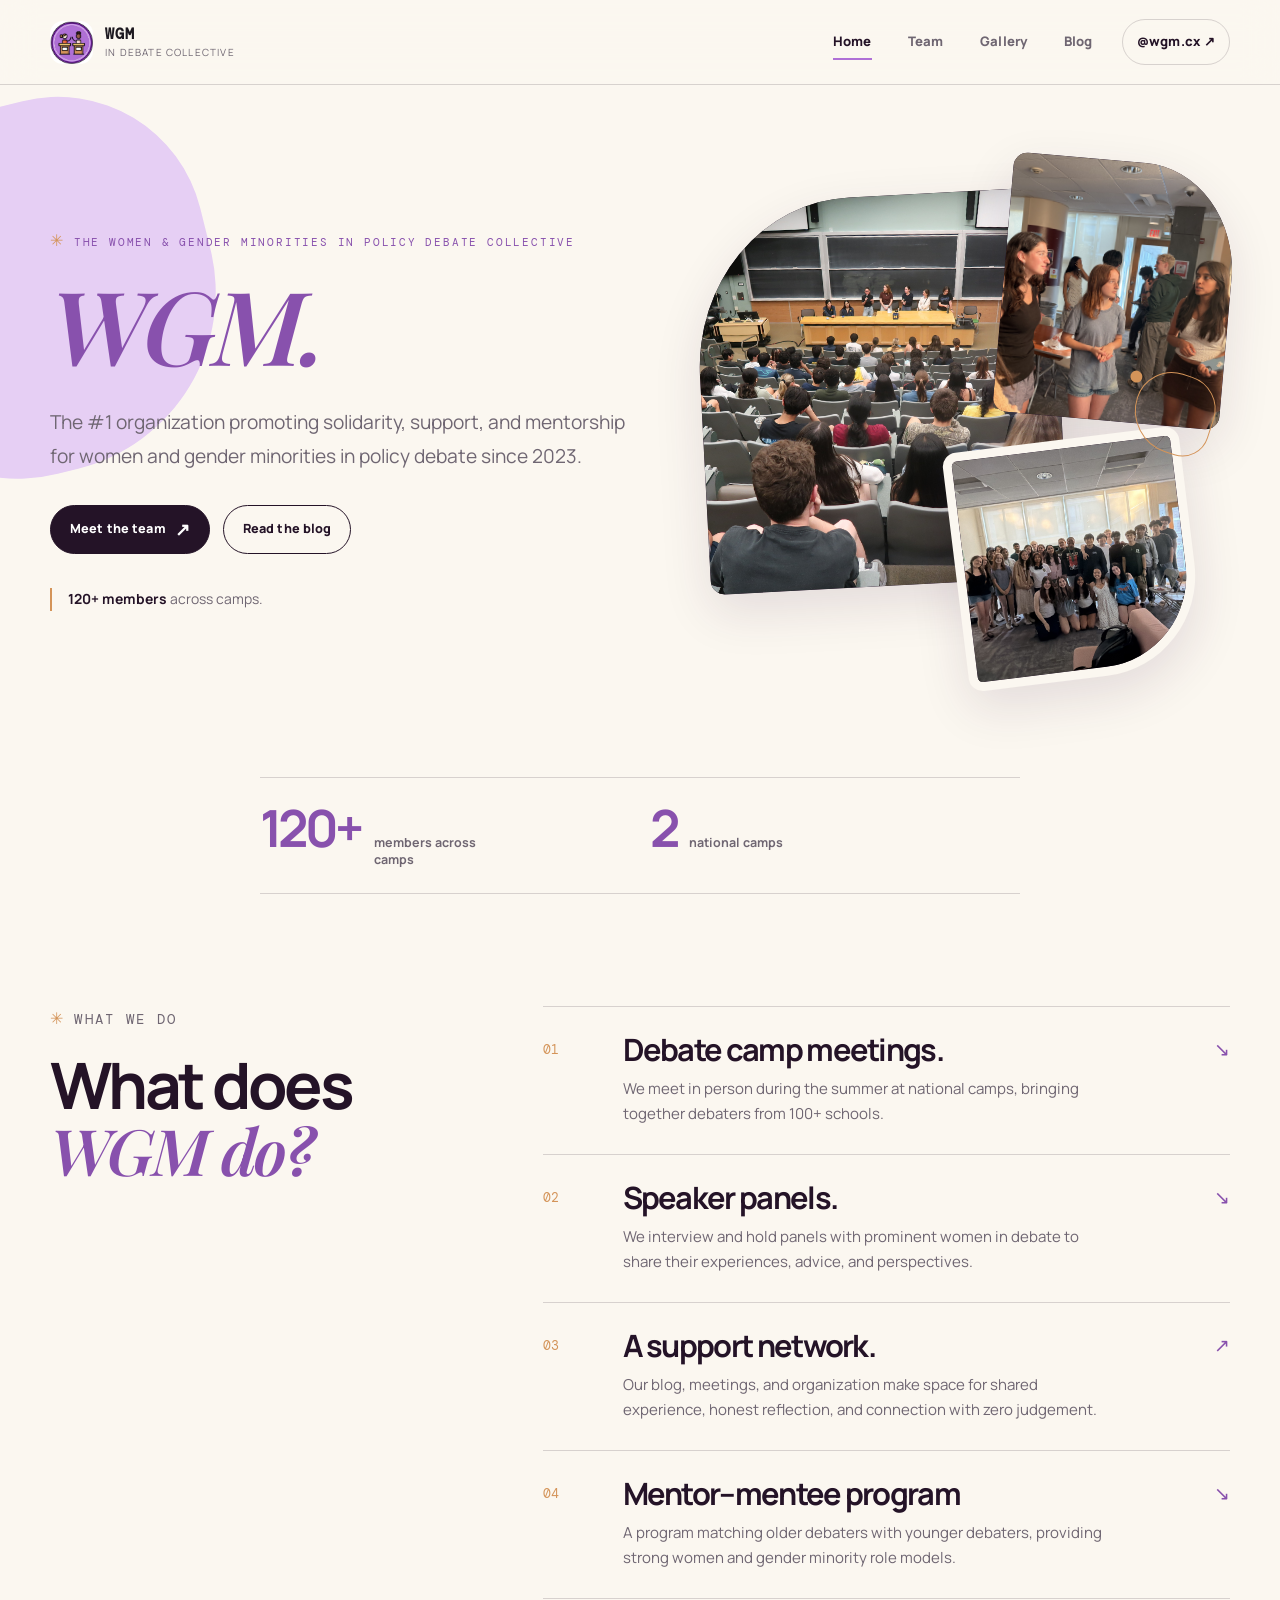
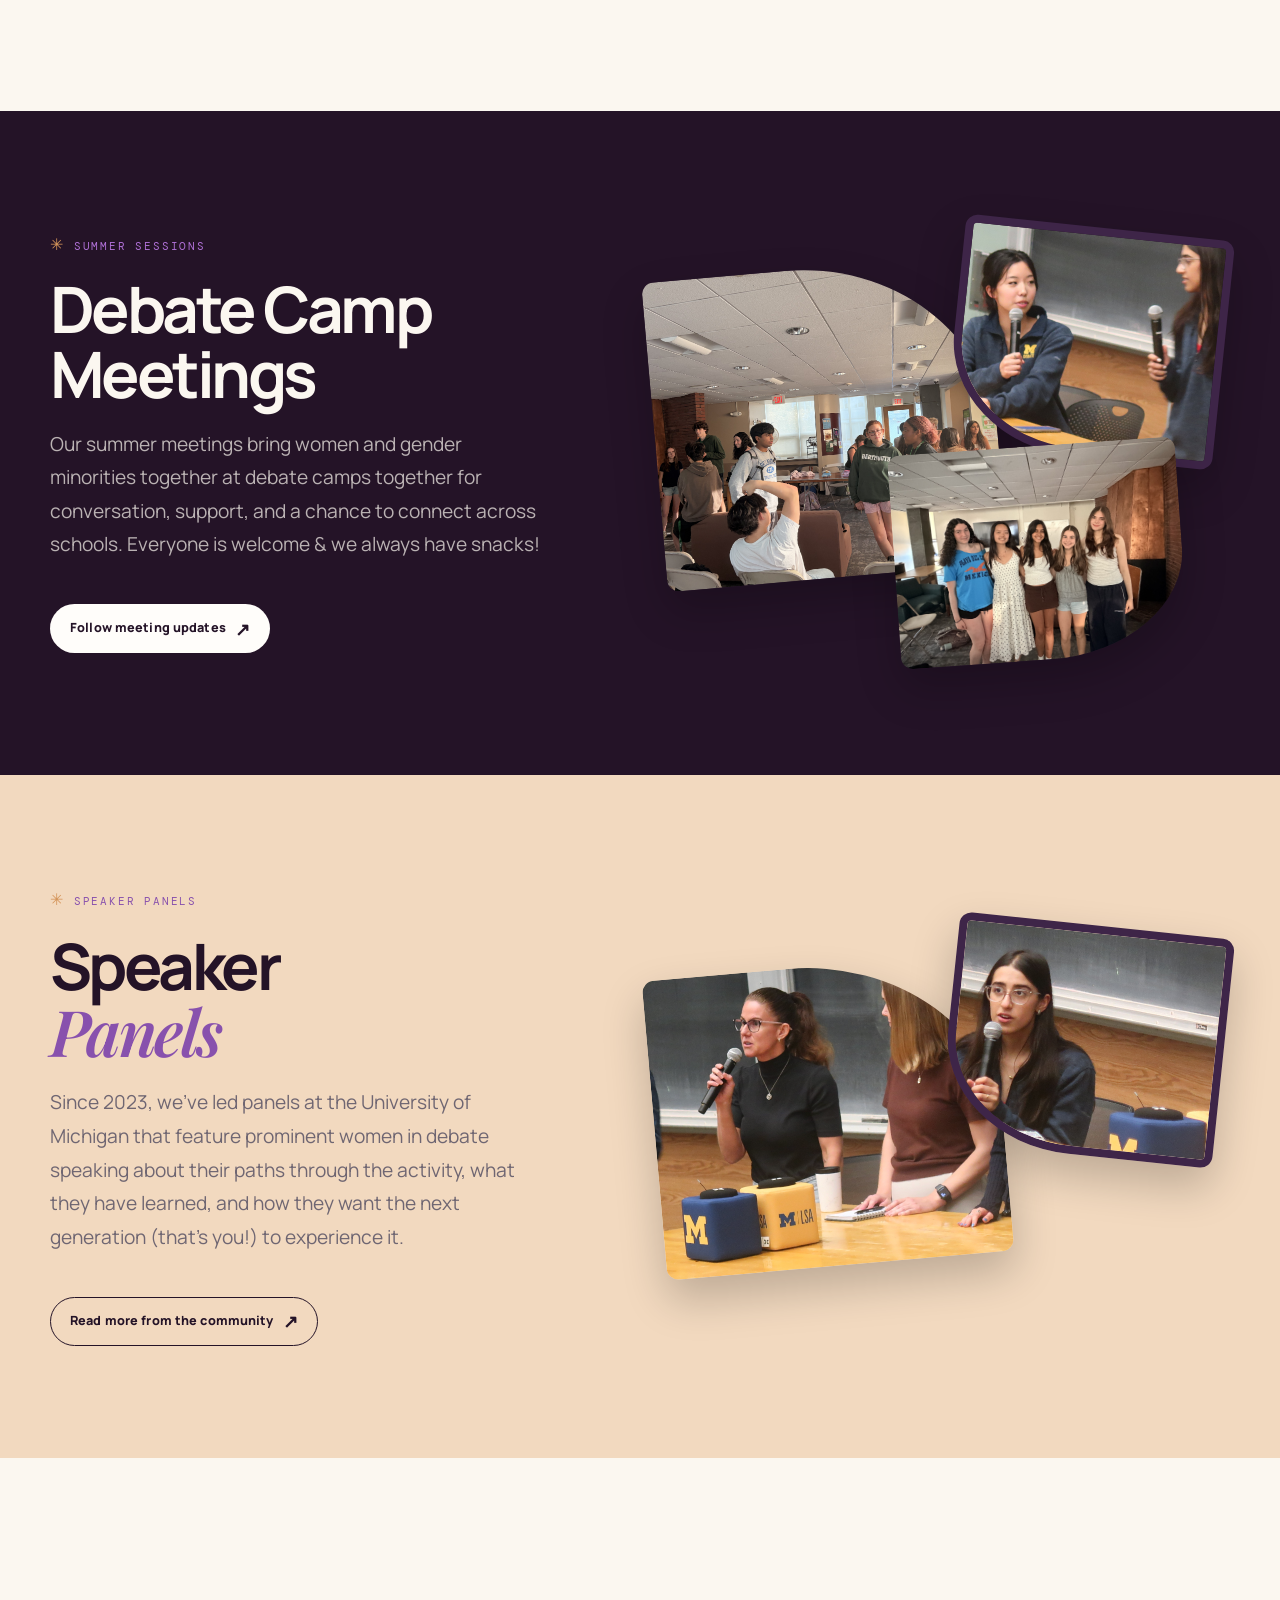
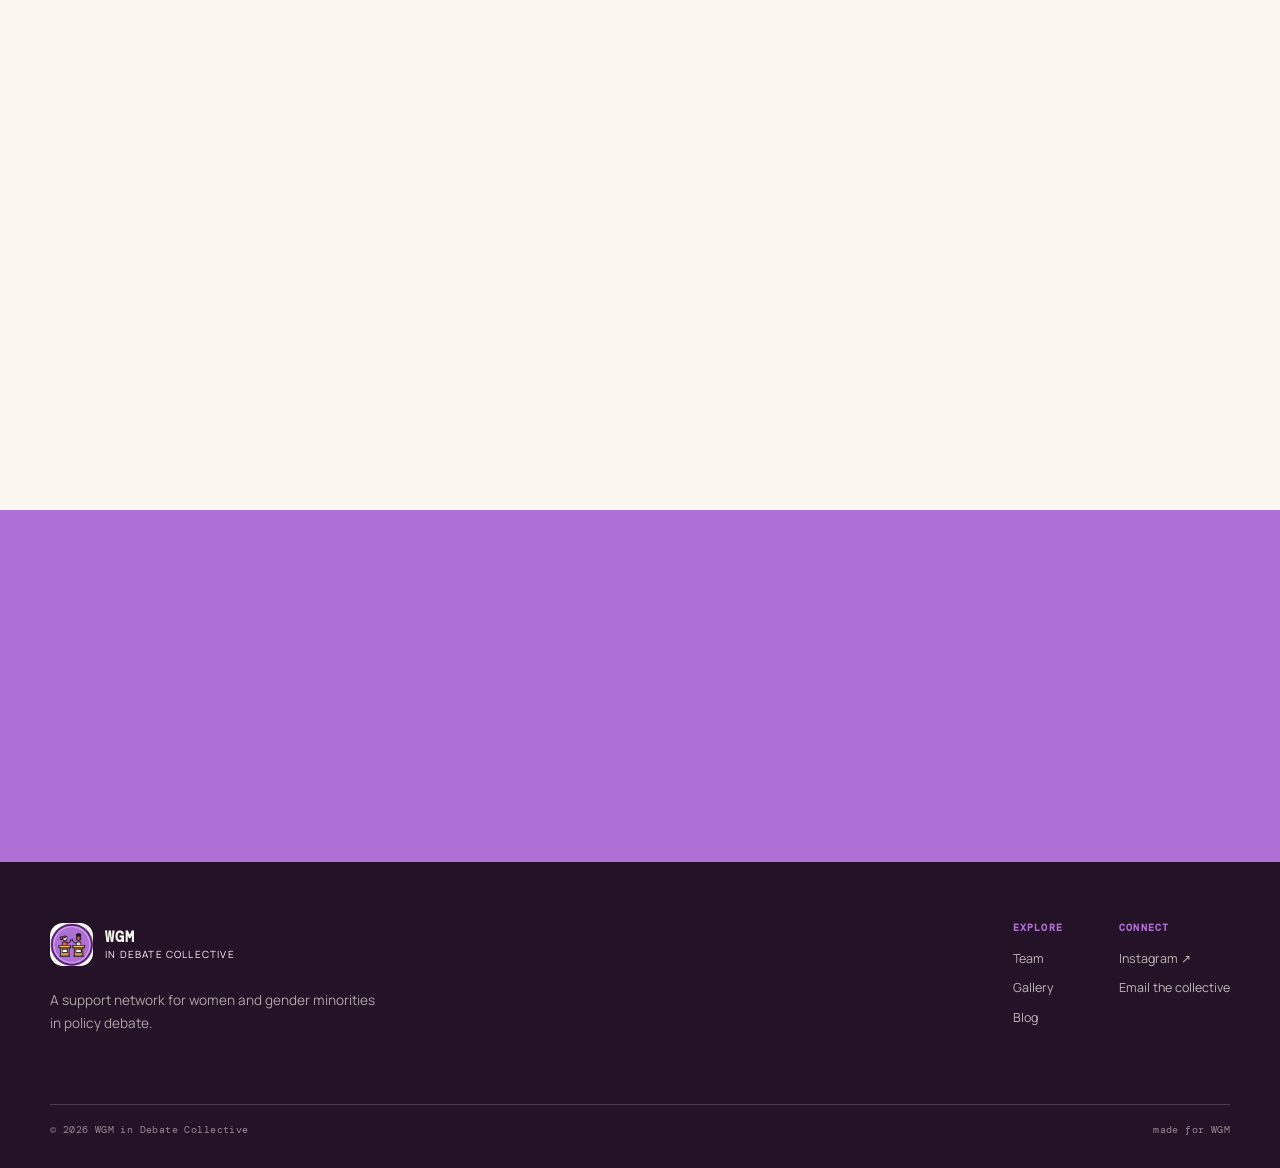
<file: docs/index.html>
<!doctype html>
<html lang="en">
<head>
  <meta charset="utf-8">
  <meta name="viewport" content="width=device-width, initial-scale=1">
  <title>WGM in Debate Collective</title>
  <meta name="description" content="The Women and Gender Minorities in Debate Collective is a support network for women and gender minorities in policy debate.">
  <link rel="stylesheet" href="styles.css">
  <script src="script.js" defer></script>
</head>
<body data-page="home">
  <header class="site-header">
    <div class="nav-shell">
      <a class="brand" href="index.html" aria-label="WGM in Debate Collective home">
        <span class="brand-mark"><img src="public/images/logo.png" alt="WGM Collective logo"></span>
        <span class="brand-copy"><strong>WGM</strong><small>in debate collective</small></span>
      </a>
      <button class="menu-toggle" aria-expanded="false" aria-controls="site-nav">Menu</button>
      <nav class="site-nav" id="site-nav" aria-label="Primary navigation">
        <a class="active" href="index.html">Home</a>
        <a href="team.html">Team</a>
        <a href="gallery.html">Gallery</a>
        <a href="blog.html">Blog</a>
        <a class="nav-ig" href="https://www.instagram.com/wgm.cx/" target="_blank" rel="noreferrer">@wgm.cx ↗</a>
      </nav>
    </div>
  </header>

  <main>
    <section class="hero home-hero section-wrap">
      <div class="hero-copy reveal">
        <p class="eyebrow">The Women & Gender Minorities in Policy Debate Collective</p>
        <h1><em>WGM.</em></h1>
        <p class="lead">The #1 organization promoting solidarity, support, and mentorship for women and gender minorities in policy debate since 2023.</p>
        <div class="actions">
          <a class="button" href="team.html">Meet the team <span class="arrow">↗</span></a>
          <a class="button secondary" href="blog.html">Read the blog</a>
        </div>
        <p class="hero-note"><strong>120+ members</strong> across camps.</p>
      </div>
      <div class="hero-stack reveal" aria-label="Archive photos from the collective">
        <div class="hero-photo primary"><img src="public/images/IMG_0139.JPG" alt="Large group gathered in a debate lecture hall"></div>
        <div class="hero-photo secondary"><img src="public/images/IMG_6747.jpg" alt="Debaters talking together between sessions"></div>
        <div class="hero-photo tertiary"><img src="public/images/IMG_6759.jpg" alt="Large group gathered at camp"></div>
        <div class="hero-doodle" aria-hidden="true"></div>
      </div>
    </section>

    <section class="section-wrap stat-strip reveal" aria-label="Collective highlights">
      <div class="stat"><strong>120+</strong><span>members across camps</span></div>
      <div class="stat"><strong>2</strong><span>national camps</span></div>
    </section>

    <section class="section section-wrap intro-grid">
      <div class="section-title reveal">
        <p class="eyebrow">What we do</p>
        <h2>What does<em><br>WGM do?</em></h2>

       
      </div>
      <div class="feature-list">
        <a class="feature reveal" href="#meetings">
          <span class="feature-index">01</span>
          <span><h3>Debate camp meetings.</h3><p>We meet in person during the summer at national camps, bringing together debaters from 100+ schools.</p></span>
          <span class="feature-link">↘</span>
        </a>
        <a class="feature reveal" href="#panels">
          <span class="feature-index">02</span>
          <span><h3>Speaker panels.</h3><p>We interview and hold panels with prominent women in debate to share their experiences, advice, and perspectives.</p></span>
          <span class="feature-link">↘</span>
        </a>
        <a class="feature reveal" href="blog.html">
          <span class="feature-index">03</span>
          <span><h3>A support network.</h3><p>Our blog, meetings, and organization make space for shared experience, honest reflection, and connection with zero judgement.</p></span>
          <span class="feature-link">↗</span>
        </a>
        <a class="feature reveal" href="#mentorship">
          <span class="feature-index">04</span>
          <span><h3>Mentor–mentee program</h3><p>A program matching older debaters with younger debaters, providing strong women and gender minority role models.</p></span>
          <span class="feature-link">↘</span>
        </a>
      </div>
    </section>

    <section class="section camp-band" id="meetings">
      <div class="section-wrap camp-grid">
        <div class="camp-copy reveal">
          <p class="eyebrow">Summer Sessions</p>
          <h2>Debate Camp Meetings</em></h2>
          <p class="lead">Our summer meetings bring women and gender minorities together at debate camps together for conversation, support, and a chance to connect across schools. Everyone is welcome & we always have snacks!</p>
          <a class="button light" href="https://www.instagram.com/wgm.cx/" target="_blank" rel="noreferrer">Follow meeting updates <span class="arrow">↗</span></a>
        </div>
        <div class="camp-collage reveal">
          <div class="collage-img one"><img src="public/images/IMG_6750.jpg" alt="Debaters gathered together in a camp common area"></div>
          <div class="collage-img two"><img src="public/images/IMG_0652.JPG" alt="A speaker panel conversation at camp"></div>
          <div class="collage-img three"><img src="public/images/IMG_6762.jpg" alt="Friends together at camp"></div>
        </div>
      </div>
    </section>

    <section class="section panel-section" id="panels">
      <div class="section-wrap camp-grid">
        <div class="camp-copy reveal">
          <p class="eyebrow">Speaker panels</p>
          <h2>Speaker <em><br>Panels</em></h2>
          <p class="lead">Since 2023, we've led panels at the University of Michigan that feature prominent women in debate speaking about their paths through the activity, what they have learned, and how they want the next generation (that's you!) to experience it.</p>
          <a class="button secondary" href="blog.html">Read more from the community <span class="arrow">↗</span></a>
        </div>
        <div class="camp-collage panel-collage reveal">
          <div class="collage-img one"><img src="public/images/IMG_0132.JPG" alt="Speakers on a debate panel"></div>
          <div class="collage-img two"><img src="public/images/IMG_0138.JPG" alt="A speaker addressing the room"></div>
        </div>
      </div>
    </section>

   <section class="section section-wrap" id="mentorship">
      <div class="program-grid">
        <article class="program-card reveal">
          <p class="card-kicker">Blogs</p>
          <h3>Your Voice Matters</h3>
          <p>Our blog creates a place to talk about your experiences and advice navigating sexism in the debate space.</p>
          <ul><li>Tell your story</li><li>Read advice columns</li><li>Submit your blog post here!</li></ul>
          <br>
          <a class="button secondary" href="blog.html">Read the blog <span class="arrow">↗</span></a>
        </article>
        <article class="program-card accent reveal">
          <p class="card-kicker">Get Involved</p>
          <h3>Join WGM</h3>
          <p>Join our Discord server or DM us on Insta to get perspective, encouragement, and practical support on navigating sexism in debate.</p>
          <ul><li>Become a mentor or mentee</li><li>Share your ideas to grow WGM</li><li>Meet other women/gender minorities in debate!</li></ul>
          <br>
          <a class="button" href="link" target="_blank" rel="noreferrer">Join our Discord server<span class="arrow">↗</span></a>
        </article>
      </div>
    </section>

    <section class="section cta-band">
      <div class="section-wrap cta-band-inner reveal">
        <div><h2>@wgm.cx</h2><p>Follow us on Instagram for meeting updates, speaker panels, blog posts, and the mentor–mentee program when it launches.</p></div>
        <a class="button light" href="https://www.instagram.com/wgm.cx/" target="_blank" rel="noreferrer">Open Instagram <span class="arrow">↗</span></a>
      </div>
    </section>
  </main>

  <footer class="site-footer">
    <div class="section-wrap footer-top">
      <div class="footer-brand">
        <a class="brand" href="index.html"><span class="brand-mark"><img src="public/images/logo.png" alt="WGM Collective logo"></span><span class="brand-copy"><strong>WGM</strong><small>in debate collective</small></span></a>
        <p>A support network for women and gender minorities in policy debate.</p>
      </div>
      <div class="footer-links"><div><h3>Explore</h3><a href="team.html">Team</a><a href="gallery.html">Gallery</a><a href="blog.html">Blog</a></div><div><h3>Connect</h3><a href="https://www.instagram.com/wgm.cx/" target="_blank" rel="noreferrer">Instagram ↗</a><a href="mailto:hello@wgm.cx">Email the collective</a></div></div>
    </div>
    <div class="section-wrap footer-bottom"><span>© <span data-year></span> WGM in Debate Collective</span><span>made for WGM</span></div>
  </footer>
</body>
</html>
</file>
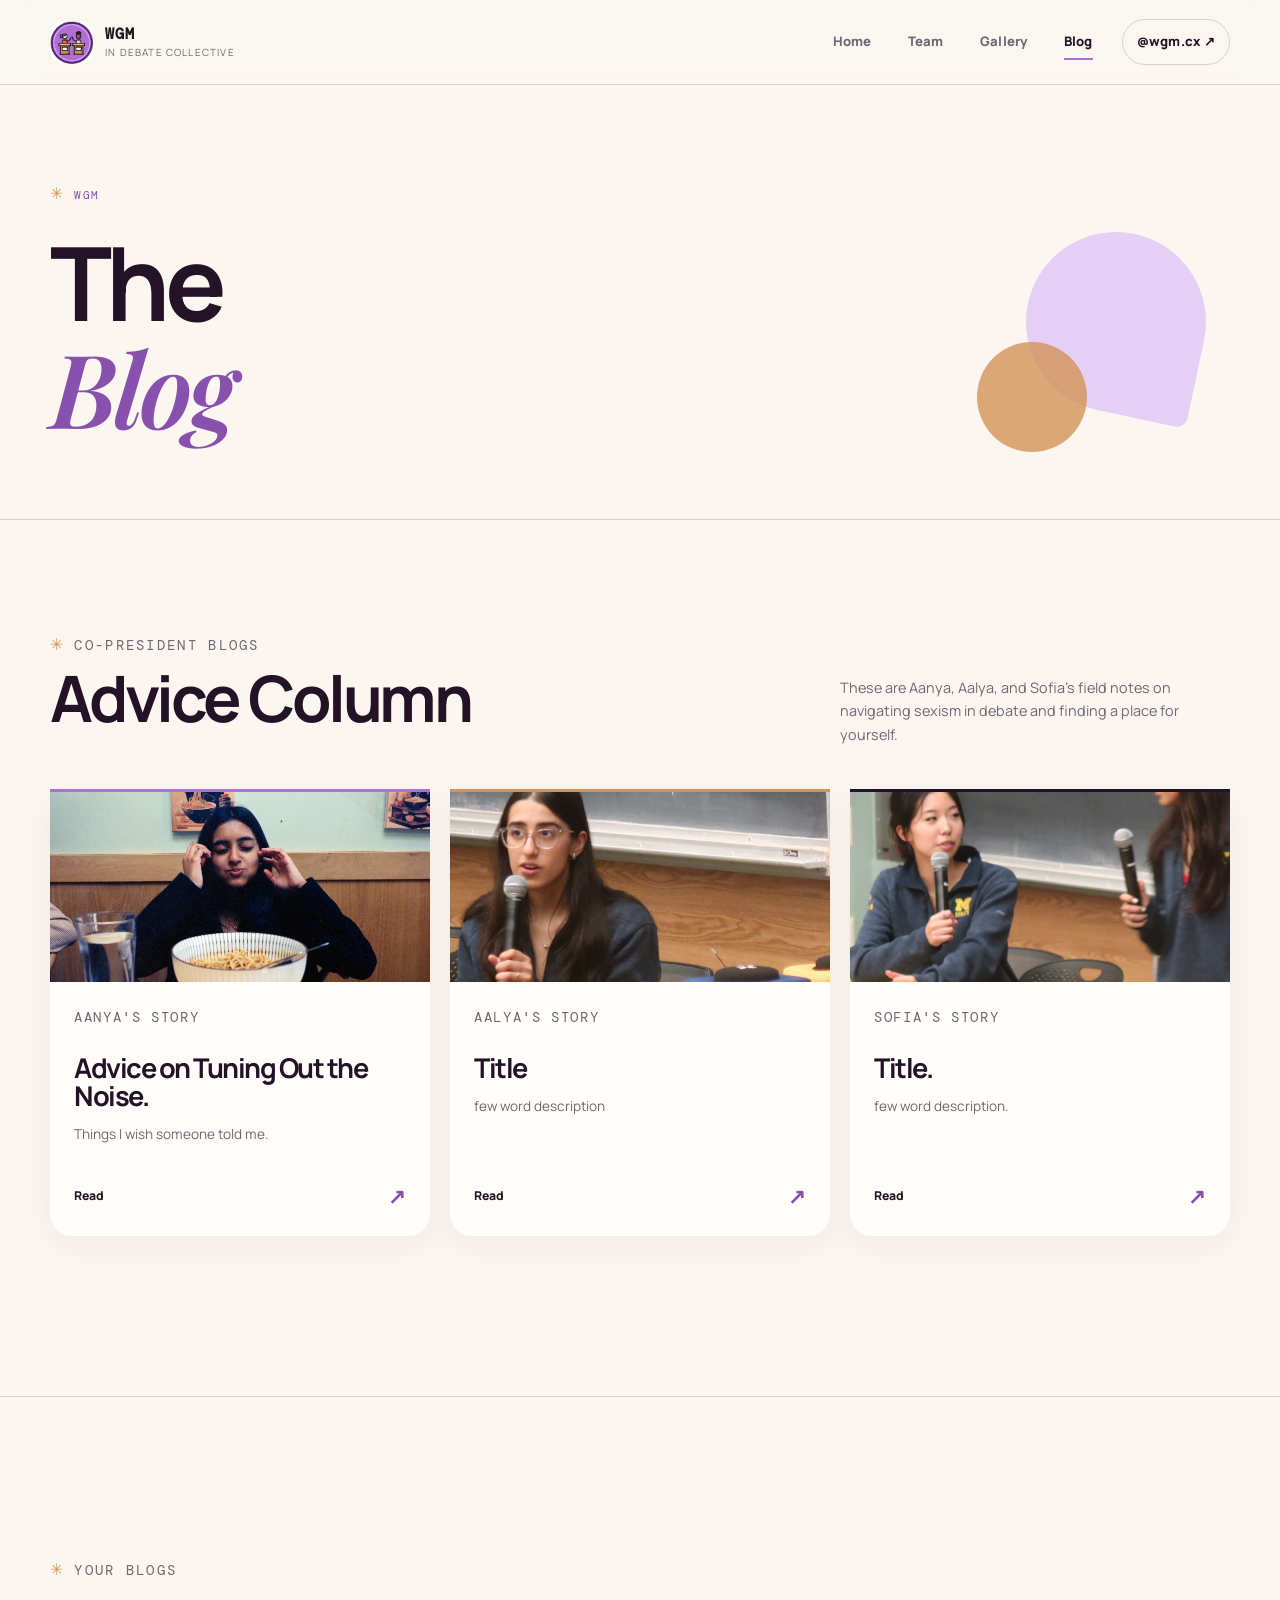
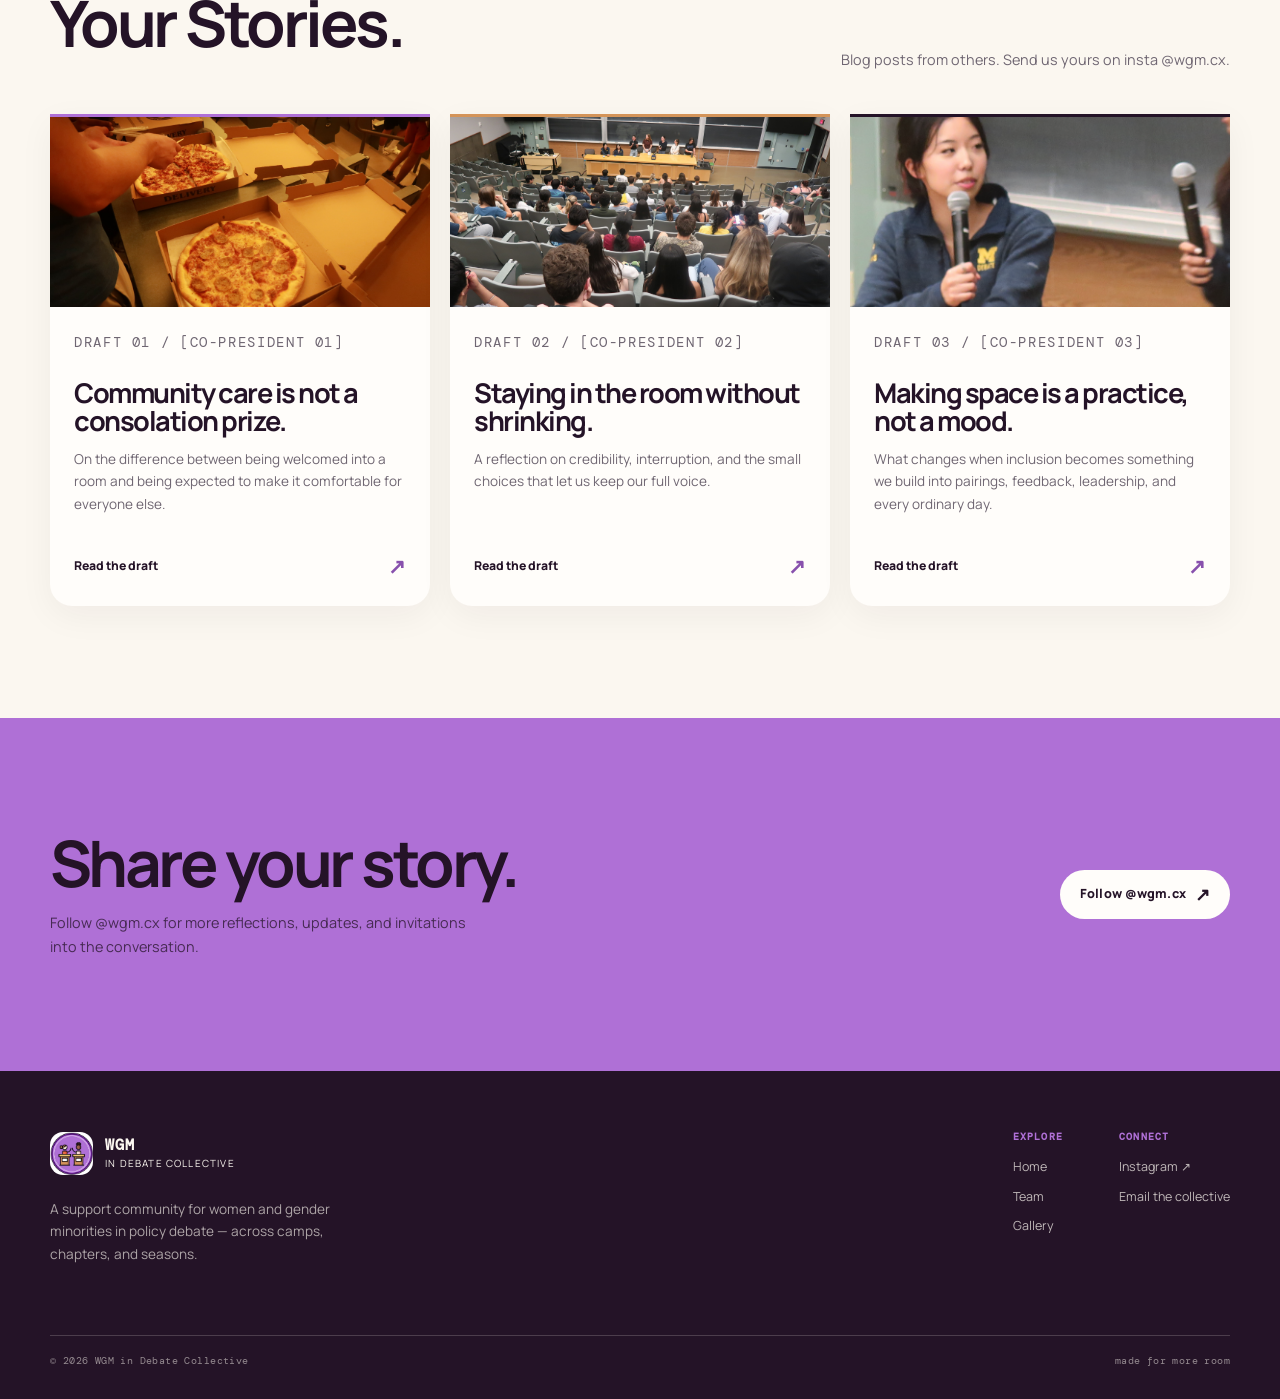
<file: docs/blog.html>
<!doctype html>
<html lang="en">
<head>
  <meta charset="utf-8"><meta name="viewport" content="width=device-width, initial-scale=1">
  <title>Blog - WGM in Debate Collective</title>
  <meta name="description" content="Stories, reflections, and shared experience from women and gender minorities in policy debate.">
  <link rel="stylesheet" href="styles.css"><script src="script.js" defer></script>
</head>
<body data-page="blog">
  <header class="site-header"><div class="nav-shell"><a class="brand" href="index.html" aria-label="WGM in Debate Collective home"><span class="brand-mark"><img src="public/images/logo.png" alt="WGM Collective logo"></span><span class="brand-copy"><strong>WGM</strong><small>in debate collective</small></span></a><button class="menu-toggle" aria-expanded="false" aria-controls="site-nav">Menu</button><nav class="site-nav" id="site-nav" aria-label="Primary navigation"><a href="index.html">Home</a><a href="team.html">Team</a><a href="gallery.html">Gallery</a><a class="active" href="blog.html">Blog</a><a class="nav-ig" href="https://www.instagram.com/wgm.cx/" target="_blank" rel="noreferrer">@wgm.cx ↗</a></nav></div></header>

  <main>
    <section class="page-hero"><div class="section-wrap page-hero-inner"><div class="reveal"><p class="eyebrow">WGM</p><h1>The<em><br>Blog</em></h1></div><div class="page-hero-art" aria-hidden="true"></div></div></section>
    <section class="section section-wrap">
      <div class="gallery-intro reveal"><div><p class="eyebrow">Co-President Blogs</p><h2>Advice Column<em></em></h2></div><p>These are Aanya, Aalya, and Sofia's field notes on navigating sexism in debate and finding a place for yourself.</p></div>
      <div class="blog-grid">
        <a class="blog-card reveal" href="post-arag.html"><div class="blog-card-image"><img src="public/images/aragdebateslol.png" alt="Friends connecting at debate camp"></div><div class="blog-card-body"><p class="blog-tag">Aanya's Story</p><h3>Advice on Tuning Out the Noise.</h3><p>Things I wish someone told me.</p><span class="blog-card-link"><span>Read</span><span>↗</span></span></div></a>
        <a class="blog-card reveal" href="post-staying-in-the-room.html"><div class="blog-card-image"><img src="public/images/IMG_0138.JPG" alt="A community gathering during camp"></div><div class="blog-card-body"><p class="blog-tag">Aalya's Story</p><h3>Title</h3><p>few word description</p><span class="blog-card-link"><span>Read</span><span>↗</span></span></div></a>
        <a class="blog-card reveal" href="post-making-space.html"><div class="blog-card-image"><img src="public/images/IMG_0652.JPG" alt="A candid moment from the collective archive"></div><div class="blog-card-body"><p class="blog-tag">Sofia's Story</p><h3>Title.</h3><p>few word description.</p><span class="blog-card-link"><span>Read</span><span>↗</span></span></div></a>
      </div>
    </section>
   <hr style="border: 0; border-top: 1px solid #d1d1d1; margin: 48px auto; width: 100%;">
     <section class="section section-wrap">
      <div class="gallery-intro reveal"><div><p class="eyebrow">Your Blogs</p><h2>Your Stories.<em></em></h2></div><p>Blog posts from others. Send us yours on insta @wgm.cx.</p></div>
      <div class="blog-grid">
        <a class="blog-card reveal" href="post-community-care.html"><div class="blog-card-image"><img src="public/images/IMG_0128.JPG" alt="Friends connecting at debate camp"></div><div class="blog-card-body"><p class="blog-tag">Draft 01 / [Co-president 01]</p><h3>Community care is not a consolation prize.</h3><p>On the difference between being welcomed into a room and being expected to make it comfortable for everyone else.</p><span class="blog-card-link"><span>Read the draft</span><span>↗</span></span></div></a>
        <a class="blog-card reveal" href="post-staying-in-the-room.html"><div class="blog-card-image"><img src="public/images/IMG_0139.JPG" alt="A community gathering during camp"></div><div class="blog-card-body"><p class="blog-tag">Draft 02 / [Co-president 02]</p><h3>Staying in the room without shrinking.</h3><p>A reflection on credibility, interruption, and the small choices that let us keep our full voice.</p><span class="blog-card-link"><span>Read the draft</span><span>↗</span></span></div></a>
        <a class="blog-card reveal" href="post-making-space.html"><div class="blog-card-image"><img src="public/images/sofiacover.png" alt="A candid moment from the collective archive"></div><div class="blog-card-body"><p class="blog-tag">Draft 03 / [Co-president 03]</p><h3>Making space is a practice, not a mood.</h3><p>What changes when inclusion becomes something we build into pairings, feedback, leadership, and every ordinary day.</p><span class="blog-card-link"><span>Read the draft</span><span>↗</span></span></div></a>
      </div>
    </section>
    <section class="section cta-band"><div class="section-wrap cta-band-inner reveal"><div><h2>Share your story.</h2><p>Follow @wgm.cx for more reflections, updates, and invitations into the conversation.</p></div><a class="button light" href="https://www.instagram.com/wgm.cx/" target="_blank" rel="noreferrer">Follow @wgm.cx <span class="arrow">↗</span></a></div></section>
  </main>

  <footer class="site-footer"><div class="section-wrap footer-top"><div class="footer-brand"><a class="brand" href="index.html"><span class="brand-mark"><img src="public/images/logo.png" alt="WGM Collective logo"></span><span class="brand-copy"><strong>WGM</strong><small>in debate collective</small></span></a><p>A support community for women and gender minorities in policy debate — across camps, chapters, and seasons.</p></div><div class="footer-links"><div><h3>Explore</h3><a href="index.html">Home</a><a href="team.html">Team</a><a href="gallery.html">Gallery</a></div><div><h3>Connect</h3><a href="https://www.instagram.com/wgm.cx/" target="_blank" rel="noreferrer">Instagram ↗</a><a href="mailto:hello@wgm.cx">Email the collective</a></div></div></div><div class="section-wrap footer-bottom"><span>© <span data-year></span> WGM in Debate Collective</span><span>made for more room</span></div></footer>
</body>
</html>
</file>
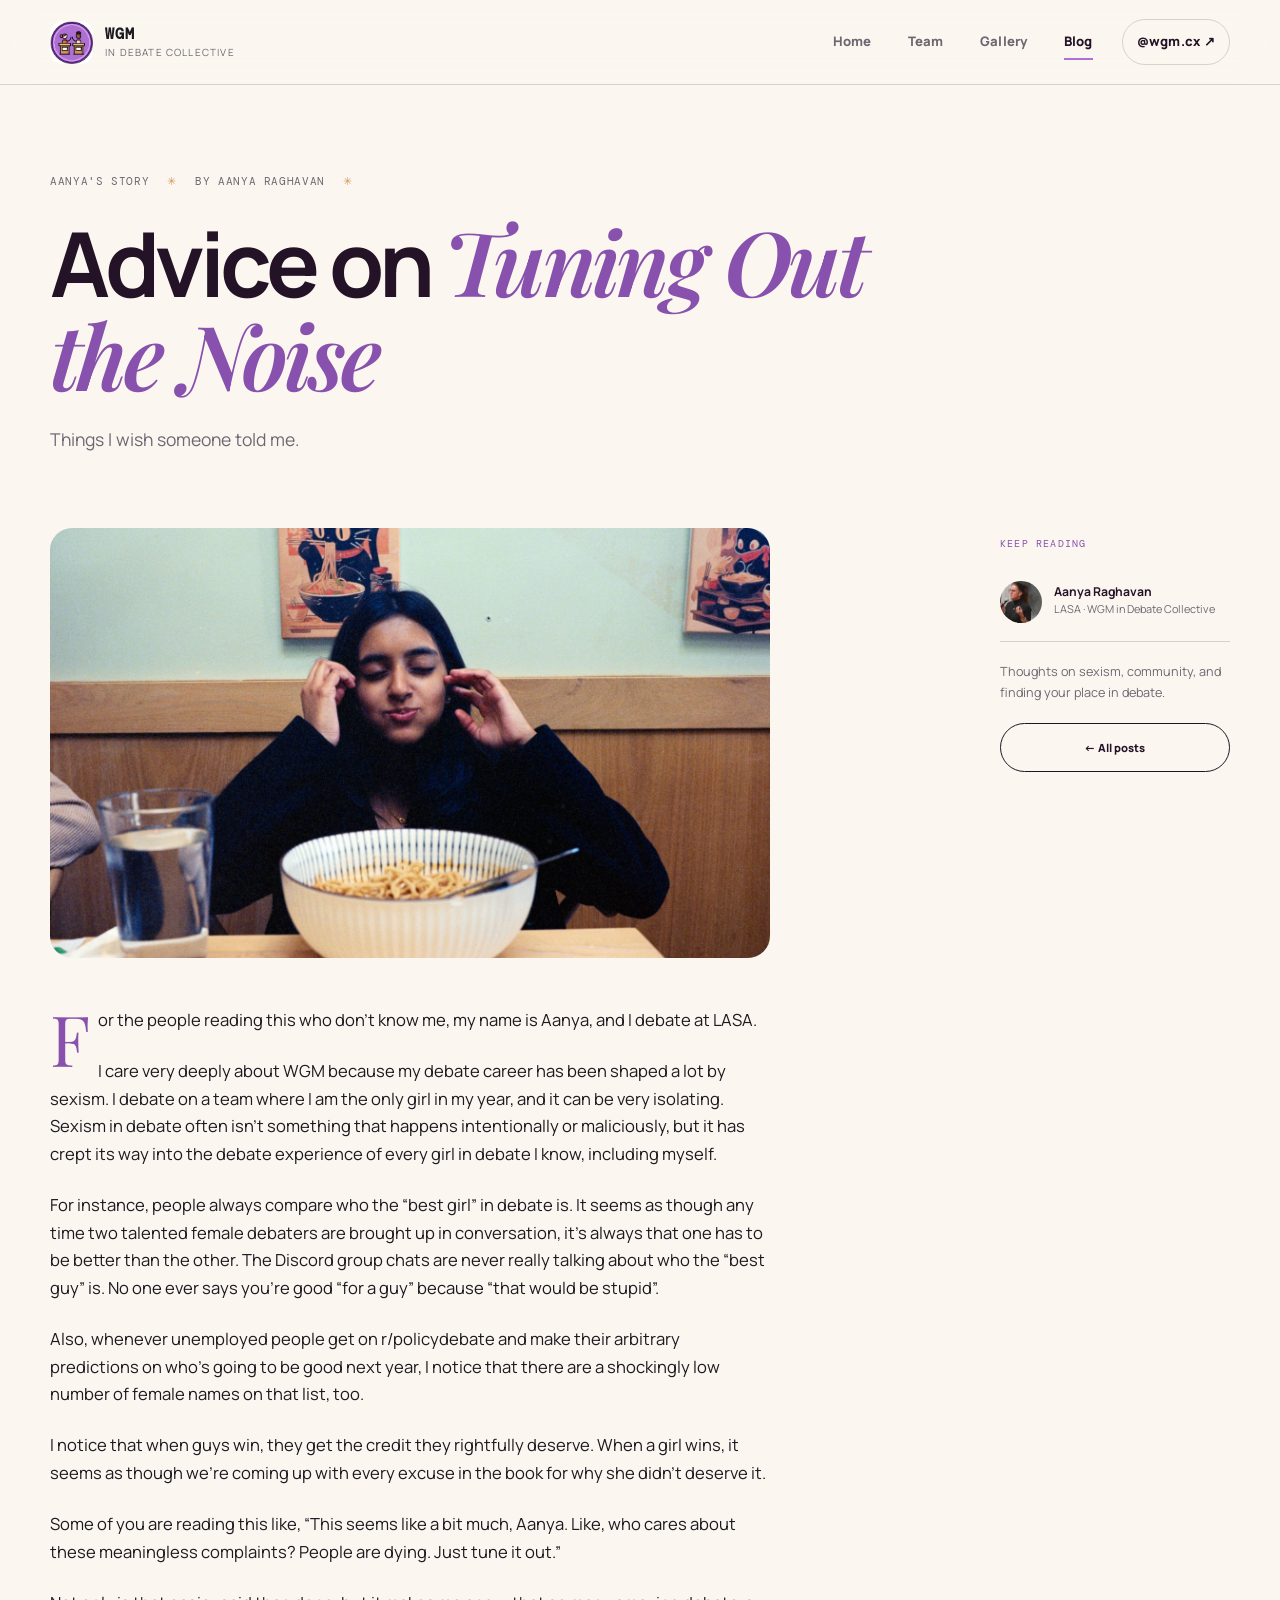
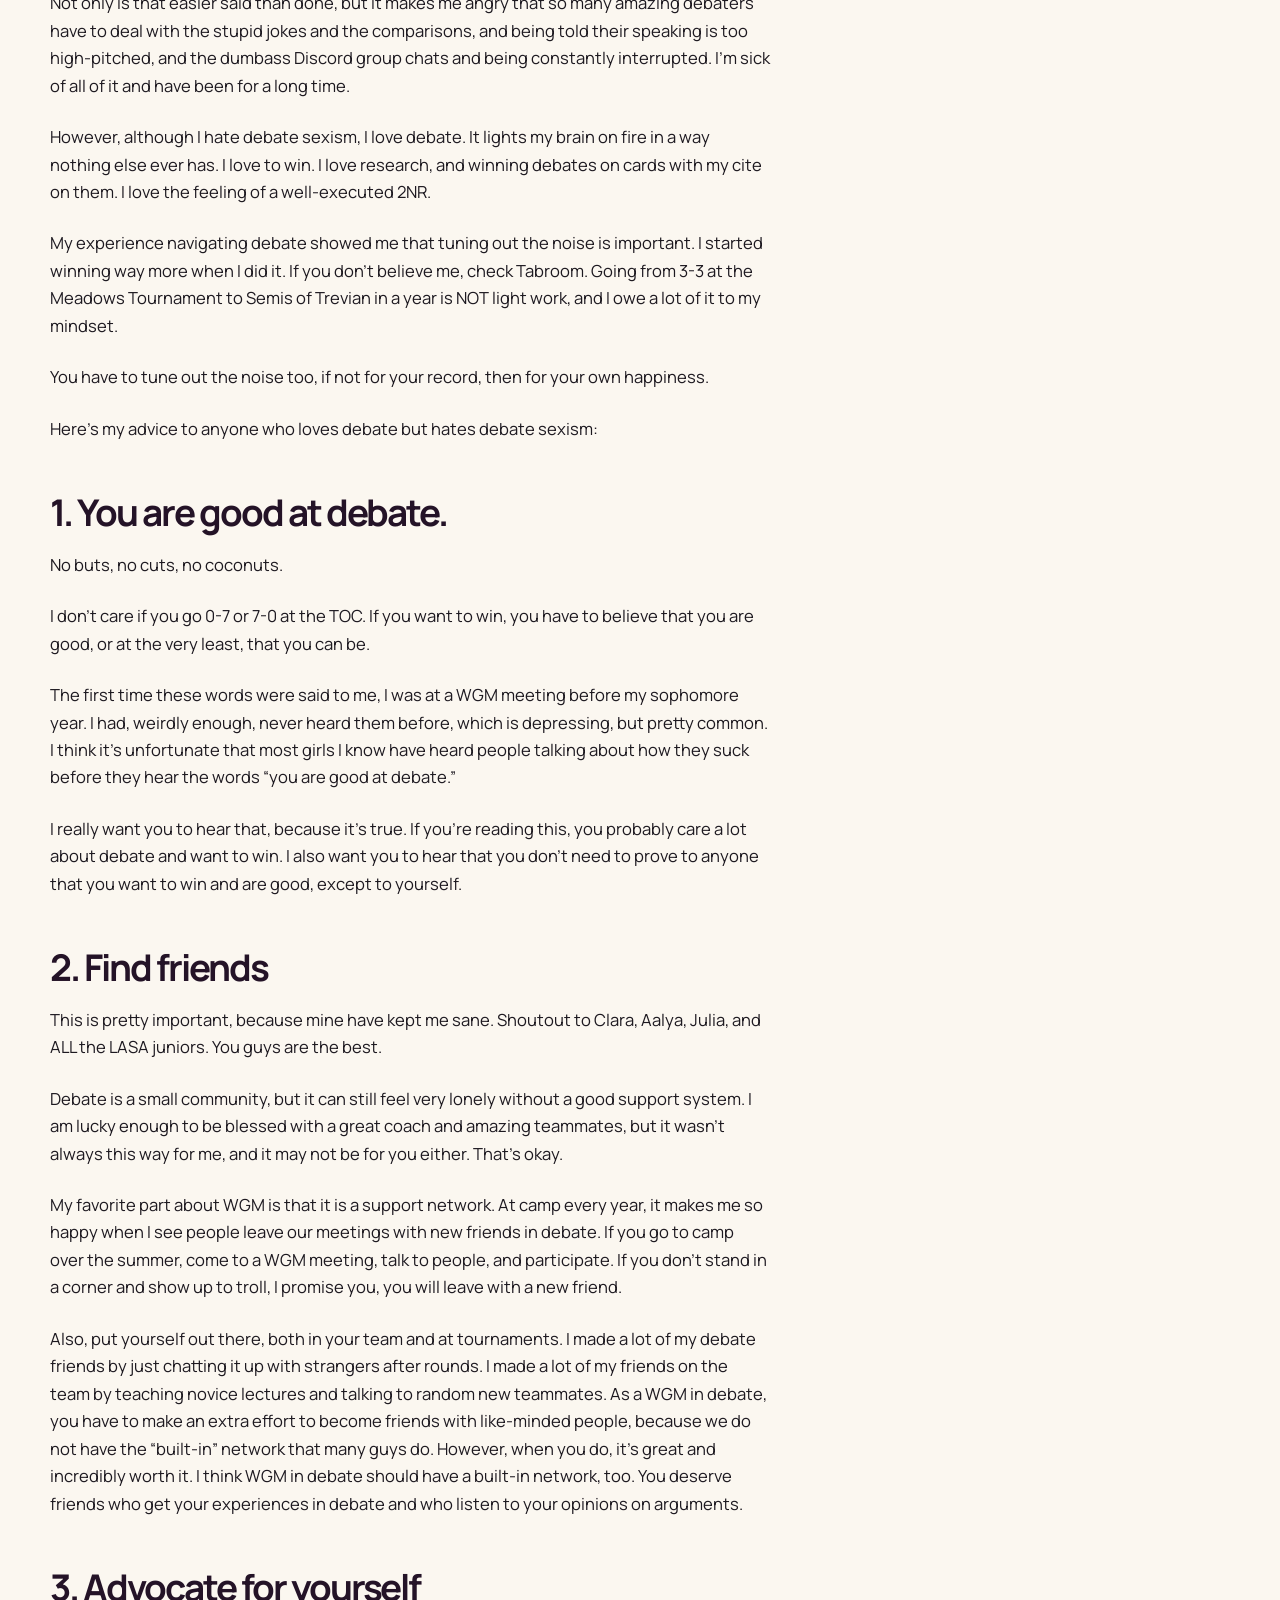
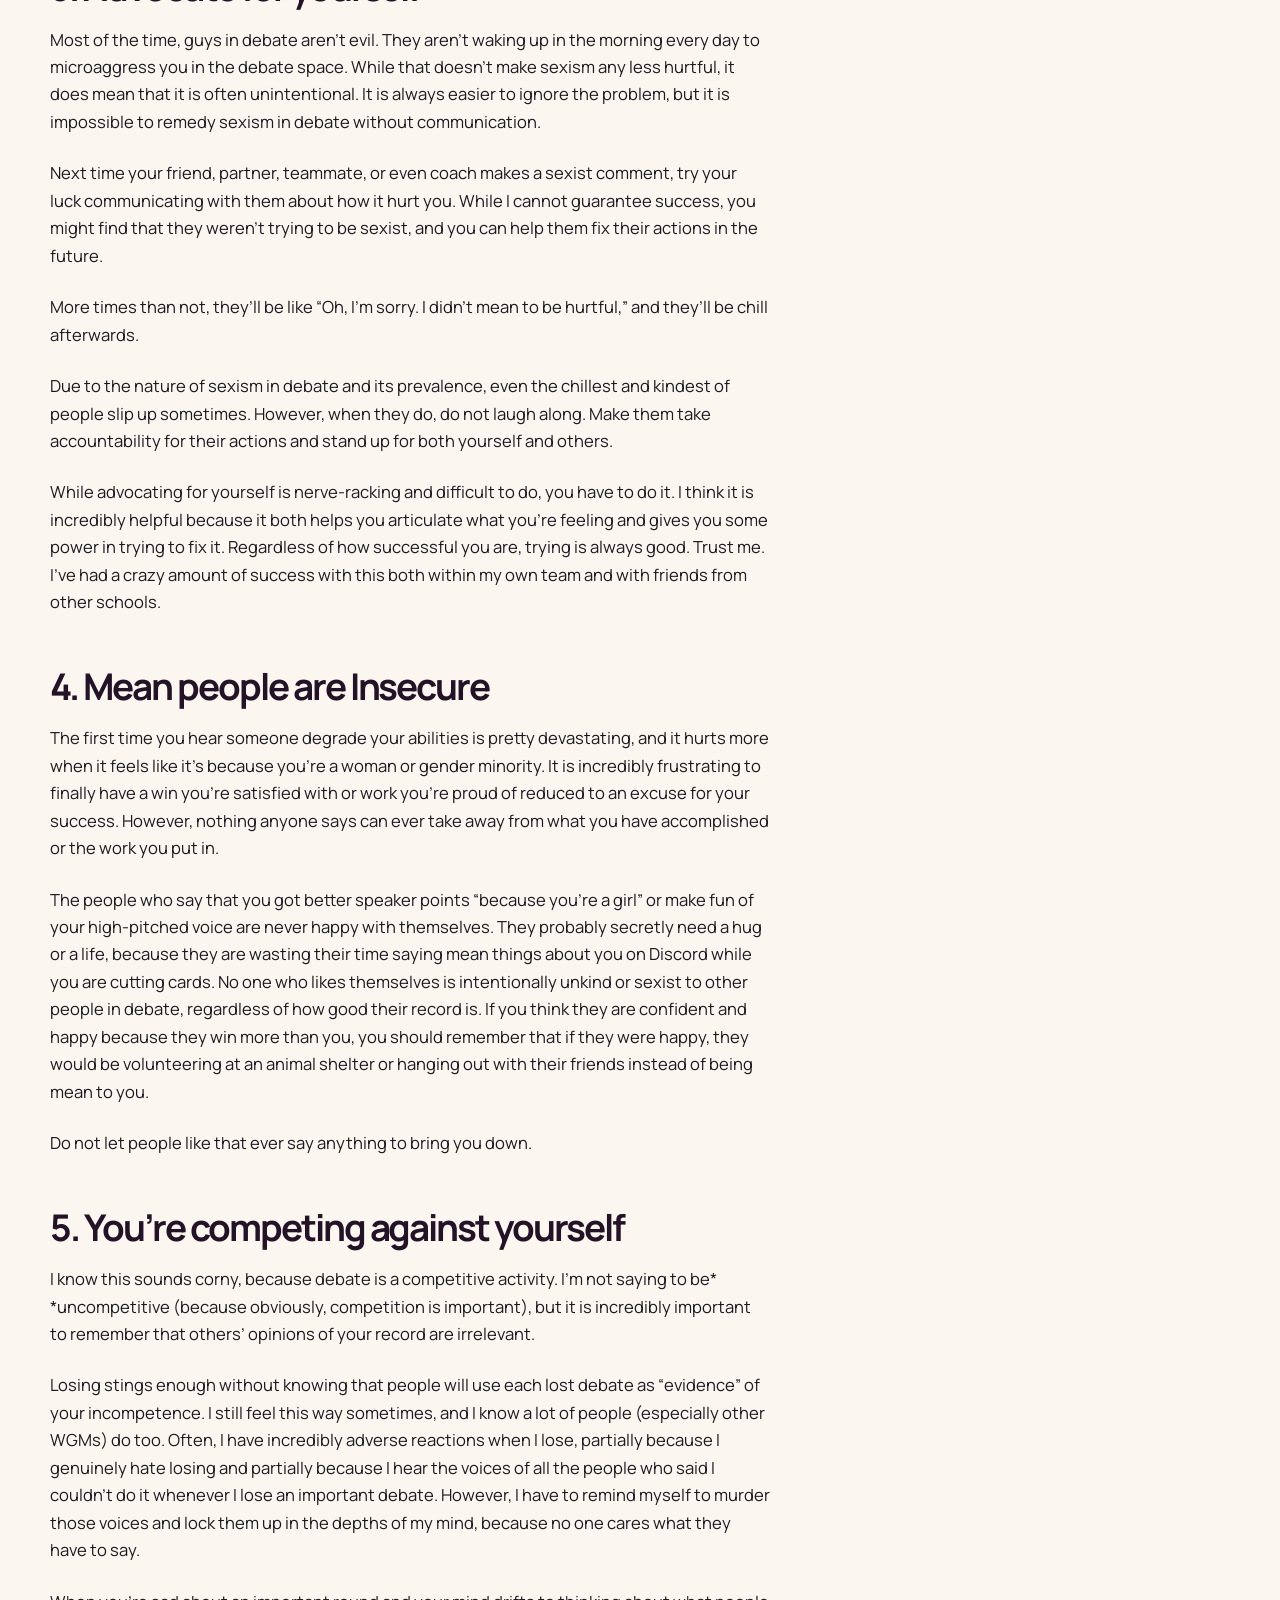
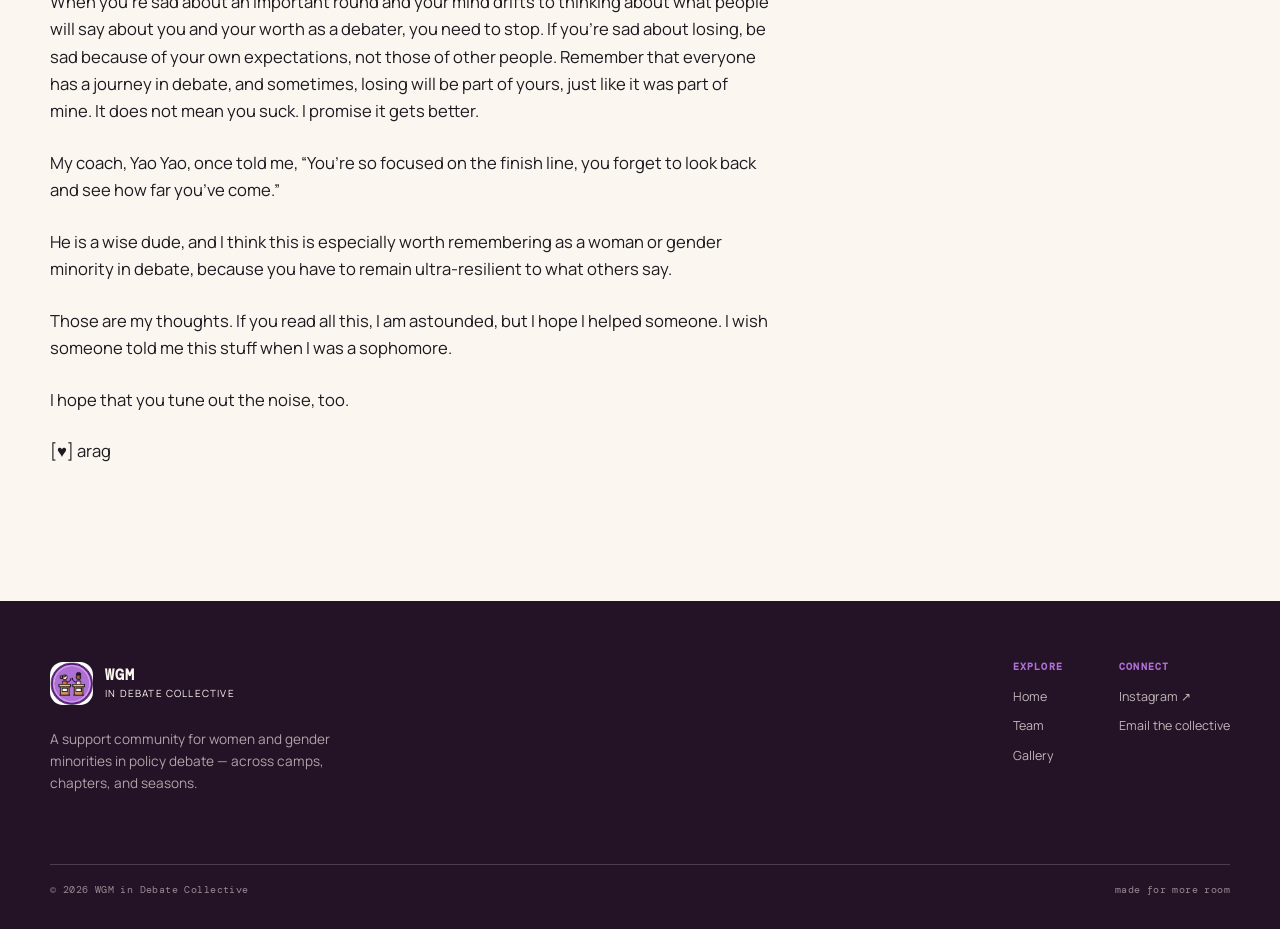
<file: docs/post-arag.html>
<!doctype html>
<html lang="en">
<head>
  <meta charset="utf-8">
  <meta name="viewport" content="width=device-width, initial-scale=1">
  <title>Aanya's Story — WGM</title>
  <link rel="stylesheet" href="styles.css">
  <script src="script.js" defer></script>
</head>
<body data-page="blog">
  <header class="site-header">
    <div class="nav-shell">
      <a class="brand" href="index.html" aria-label="WGM in Debate Collective home">
        <span class="brand-mark"><img src="public/images/logo.png" alt="WGM Collective logo"></span>
        <span class="brand-copy"><strong>WGM</strong><small>in debate collective</small></span>
      </a>
      <button class="menu-toggle" aria-expanded="false" aria-controls="site-nav">Menu</button>
      <nav class="site-nav" id="site-nav" aria-label="Primary navigation">
        <a href="index.html">Home</a>
        <a href="team.html">Team</a>
        <a href="gallery.html">Gallery</a>
        <a class="active" href="blog.html">Blog</a>
        <a class="nav-ig" href="https://www.instagram.com/wgm.cx/" target="_blank" rel="noreferrer">@wgm.cx ↗</a>
      </nav>
    </div>
  </header>

  <main>
    <section class="article-hero">
      <div class="section-wrap reveal">
        <div class="article-meta">
          <span>Aanya's Story</span>
          <span class="dot">✳</span>
          <span>By Aanya Raghavan</span>
          <span class="dot">✳</span>
          <span></span>
        </div>
        <h1>Advice on <em> Tuning Out the Noise</em></h1>
        <p class="article-dek">Things I wish someone told me.</p>
      </div>
    </section>

    <section class="section-wrap article-layout">
      <article>
        <div class="article-cover reveal">
          <img src="public/images/aragdebateslol.png" alt="Friends connecting at debate camp">
        </div>

        <div class="article-body reveal">
          <p>For the people reading this who don’t know me, my name is Aanya, and I debate at LASA.</p>

          <p>I care very deeply about WGM because my debate career has been shaped a lot by sexism. I debate on a team where I am the only girl in my year, and it can be very isolating. Sexism in debate often isn’t something that happens intentionally or maliciously, but it has crept its way into the debate experience of every girl in debate I know, including myself.</p>

          <p>For instance, people always compare who the “best girl” in debate is. It seems as though any time two talented female debaters are brought up in conversation, it’s always that one has to be better than the other. The Discord group chats are never really talking about who the “best guy” is. No one ever says you’re good “for a guy” because “that would be stupid”.</p>

          <p>Also, whenever unemployed people get on r/policydebate and make their arbitrary predictions on who’s going to be good next year, I notice that there are a shockingly low number of female names on that list, too.</p>

          <p>I notice that when guys win, they get the credit they rightfully deserve. When a girl wins, it seems as though we’re coming up with every excuse in the book for why she didn’t deserve it.</p>

          <p>Some of you are reading this like, “This seems like a bit much, Aanya. Like, who cares about these meaningless complaints? People are dying. Just tune it out.”</p>

          <p>Not only is that easier said than done, but it makes me angry that so many amazing debaters have to deal with the stupid jokes and the comparisons, and being told their speaking is too high-pitched, and the dumbass Discord group chats and being constantly interrupted. I’m sick of all of it and have been for a long time.</p>

          <p>However, although I hate debate sexism, I love debate. It lights my brain on fire in a way nothing else ever has. I love to win. I love research, and winning debates on cards with my cite on them. I love the feeling of a well-executed 2NR.</p>

          <p>My experience navigating debate showed me that tuning out the noise is important. I started winning way more when I did it. If you don’t believe me, check Tabroom. Going from 3-3 at the Meadows Tournament to Semis of Trevian in a year is NOT light work, and I owe a lot of it to my mindset.</p>

          <p>You have to tune out the noise too, if not for your record, then for your own happiness.</p>

          <p>Here’s my advice to anyone who loves debate but hates debate sexism:</p>

          <h2>1. You are good at debate.</h2>

          <p>No buts, no cuts, no coconuts.</p>

          <p>I don’t care if you go 0-7 or 7-0 at the TOC. If you want to win, you have to believe that you are good, or at the very least, that you can be.</p>

          <p>The first time these words were said to me, I was at a WGM meeting before my sophomore year. I had, weirdly enough, never heard them before, which is depressing, but pretty common. I think it’s unfortunate that most girls I know have heard people talking about how they suck before they hear the words “you are good at debate.”</p>

          <p>I really want you to hear that, because it’s true. If you’re reading this, you probably care a lot about debate and want to win. I also want you to hear that you don't need to prove to anyone that you want to win and are good, except to yourself.</p>

          <h2>2. Find friends</h2>

          <p>This is pretty important, because mine have kept me sane. Shoutout to Clara, Aalya, Julia, and ALL the LASA juniors. You guys are the best.</p>

          <p>Debate is a small community, but it can still feel very lonely without a good support system. I am lucky enough to be blessed with a great coach and amazing teammates, but it wasn’t always this way for me, and it may not be for you either. That’s okay.</p>

          <p>My favorite part about WGM is that it is a support network. At camp every year, it makes me so happy when I see people leave our meetings with new friends in debate. If you go to camp over the summer, come to a WGM meeting, talk to people, and participate. If you don’t stand in a corner and show up to troll, I promise you, you will leave with a new friend.</p>

          <p>Also, put yourself out there, both in your team and at tournaments. I made a lot of my debate friends by just chatting it up with strangers after rounds. I made a lot of my friends on the team by teaching novice lectures and talking to random new teammates. As a WGM in debate, you have to make an extra effort to become friends with like-minded people, because we do not have the “built-in” network that many guys do. However, when you do, it’s great and incredibly worth it. I think WGM in debate should have a built-in network, too. You deserve friends who get your experiences in debate and who listen to your opinions on arguments.</p>

          <h2>3. Advocate for yourself</h2>

          <p>Most of the time, guys in debate aren’t evil. They aren’t waking up in the morning every day to microaggress you in the debate space. While that doesn’t make sexism any less hurtful, it does mean that it is often unintentional. It is always easier to ignore the problem, but it is impossible to remedy sexism in debate without communication.</p>

          <p>Next time your friend, partner, teammate, or even coach makes a sexist comment, try your luck communicating with them about how it hurt you. While I cannot guarantee success, you might find that they weren’t trying to be sexist, and you can help them fix their actions in the future.</p>

          <p>More times than not, they’ll be like “Oh, I’m sorry. I didn’t mean to be hurtful,” and they’ll be chill afterwards.</p>

          <p>Due to the nature of sexism in debate and its prevalence, even the chillest and kindest of people slip up sometimes. However, when they do, do not laugh along. Make them take accountability for their actions and stand up for both yourself and others.</p>

          <p>While advocating for yourself is nerve-racking and difficult to do, you have to do it. I think it is incredibly helpful because it both helps you articulate what you’re feeling and gives you some power in trying to fix it. Regardless of how successful you are, trying is always good. Trust me. I’ve had a crazy amount of success with this both within my own team and with friends from other schools.</p>

          <h2>4. Mean people are Insecure</h2>

          <p>The first time you hear someone degrade your abilities is pretty devastating, and it hurts more when it feels like it’s because you’re a woman or gender minority. It is incredibly frustrating to finally have a win you’re satisfied with or work you’re proud of reduced to an excuse for your success. However, nothing anyone says can ever take away from what you have accomplished or the work you put in.</p>

          <p>The people who say that you got better speaker points “because you’re a girl” or make fun of your high-pitched voice are never happy with themselves. They probably secretly need a hug or a life, because they are wasting their time saying mean things about you on Discord while you are cutting cards. No one who likes themselves is intentionally unkind or sexist to other people in debate, regardless of how good their record is. If you think they are confident and happy because they win more than you, you should remember that if they were happy, they would be volunteering at an animal shelter or hanging out with their friends instead of being mean to you.</p>

          <p>Do not let people like that ever say anything to bring you down.</p>

          <h2>5. You’re competing against yourself</h2>

          <p>I know this sounds corny, because debate is a competitive activity. I’m not saying to b&#x65;*&#x20;*&#x75;ncompetitive (because obviously, competition is important), but it is incredibly important to remember that others’ opinions of your record are irrelevant.</p>

          <p>Losing stings enough without knowing that people will use each lost debate as “evidence” of your incompetence. I still feel this way sometimes, and I know a lot of people (especially other WGMs) do too. Often, I have incredibly adverse reactions when I lose, partially because I genuinely hate losing and partially because I hear the voices of all the people who said I couldn’t do it whenever I lose an important debate. However, I have to remind myself to murder those voices and lock them up in the depths of my mind, because no one cares what they have to say.</p>

          <p>When you’re sad about an important round and your mind drifts to thinking about what people will say about you and your worth as a debater, you need to stop. If you’re sad about losing, be sad because of your own expectations, not those of other people. Remember that everyone has a journey in debate, and sometimes, losing will be part of yours, just like it was part of mine. It does not mean you suck. I promise it gets better.</p>

          <p>My coach, Yao Yao, once told me, “You’re so focused on the finish line, you forget to look back and see how far you’ve come.”</p>

          <p>He is a wise dude, and I think this is especially worth remembering as a woman or gender minority in debate, because you have to remain ultra-resilient to what others say.</p>

          <p>Those are my thoughts. If you read all this, I am astounded, but I hope I helped someone. I wish someone told me this stuff when I was a sophomore.</p>

          <p>I hope that you tune out the noise, too.</p>

          <p>[♥] arag</p>
        </div>
      </article>

      <aside class="article-aside">
        <div class="aside-label">Keep reading</div>
        <div class="author-chip">
          <div class="author-avatar">
            <img src="public/images/IMG_0136.JPG" alt="Aanya Raghavan">
          </div>
          <div>
            <strong>Aanya Raghavan</strong>
            <span>LASA · WGM in Debate Collective</span>
          </div>
        </div>
        <p>Thoughts on sexism, community, and finding your place in debate.</p>
        <a class="button secondary" href="blog.html">← All posts</a>
      </aside>
    </section>
  </main>

  <footer class="site-footer">
    <div class="section-wrap footer-top">
      <div class="footer-brand">
        <a class="brand" href="index.html">
          <span class="brand-mark"><img src="public/images/logo.png" alt="WGM Collective logo"></span>
          <span class="brand-copy"><strong>WGM</strong><small>in debate collective</small></span>
        </a>
        <p>A support community for women and gender minorities in policy debate — across camps, chapters, and seasons.</p>
      </div>
      <div class="footer-links">
        <div>
          <h3>Explore</h3>
          <a href="index.html">Home</a>
          <a href="team.html">Team</a>
          <a href="gallery.html">Gallery</a>
        </div>
        <div>
          <h3>Connect</h3>
          <a href="https://www.instagram.com/wgm.cx/" target="_blank" rel="noreferrer">Instagram ↗</a>
          <a href="mailto:hello@wgm.cx">Email the collective</a>
        </div>
      </div>
    </div>
    <div class="section-wrap footer-bottom">
      <span>© <span data-year></span> WGM in Debate Collective</span>
      <span>made for more room</span>
    </div>
  </footer>
</body>
</html>
</file>
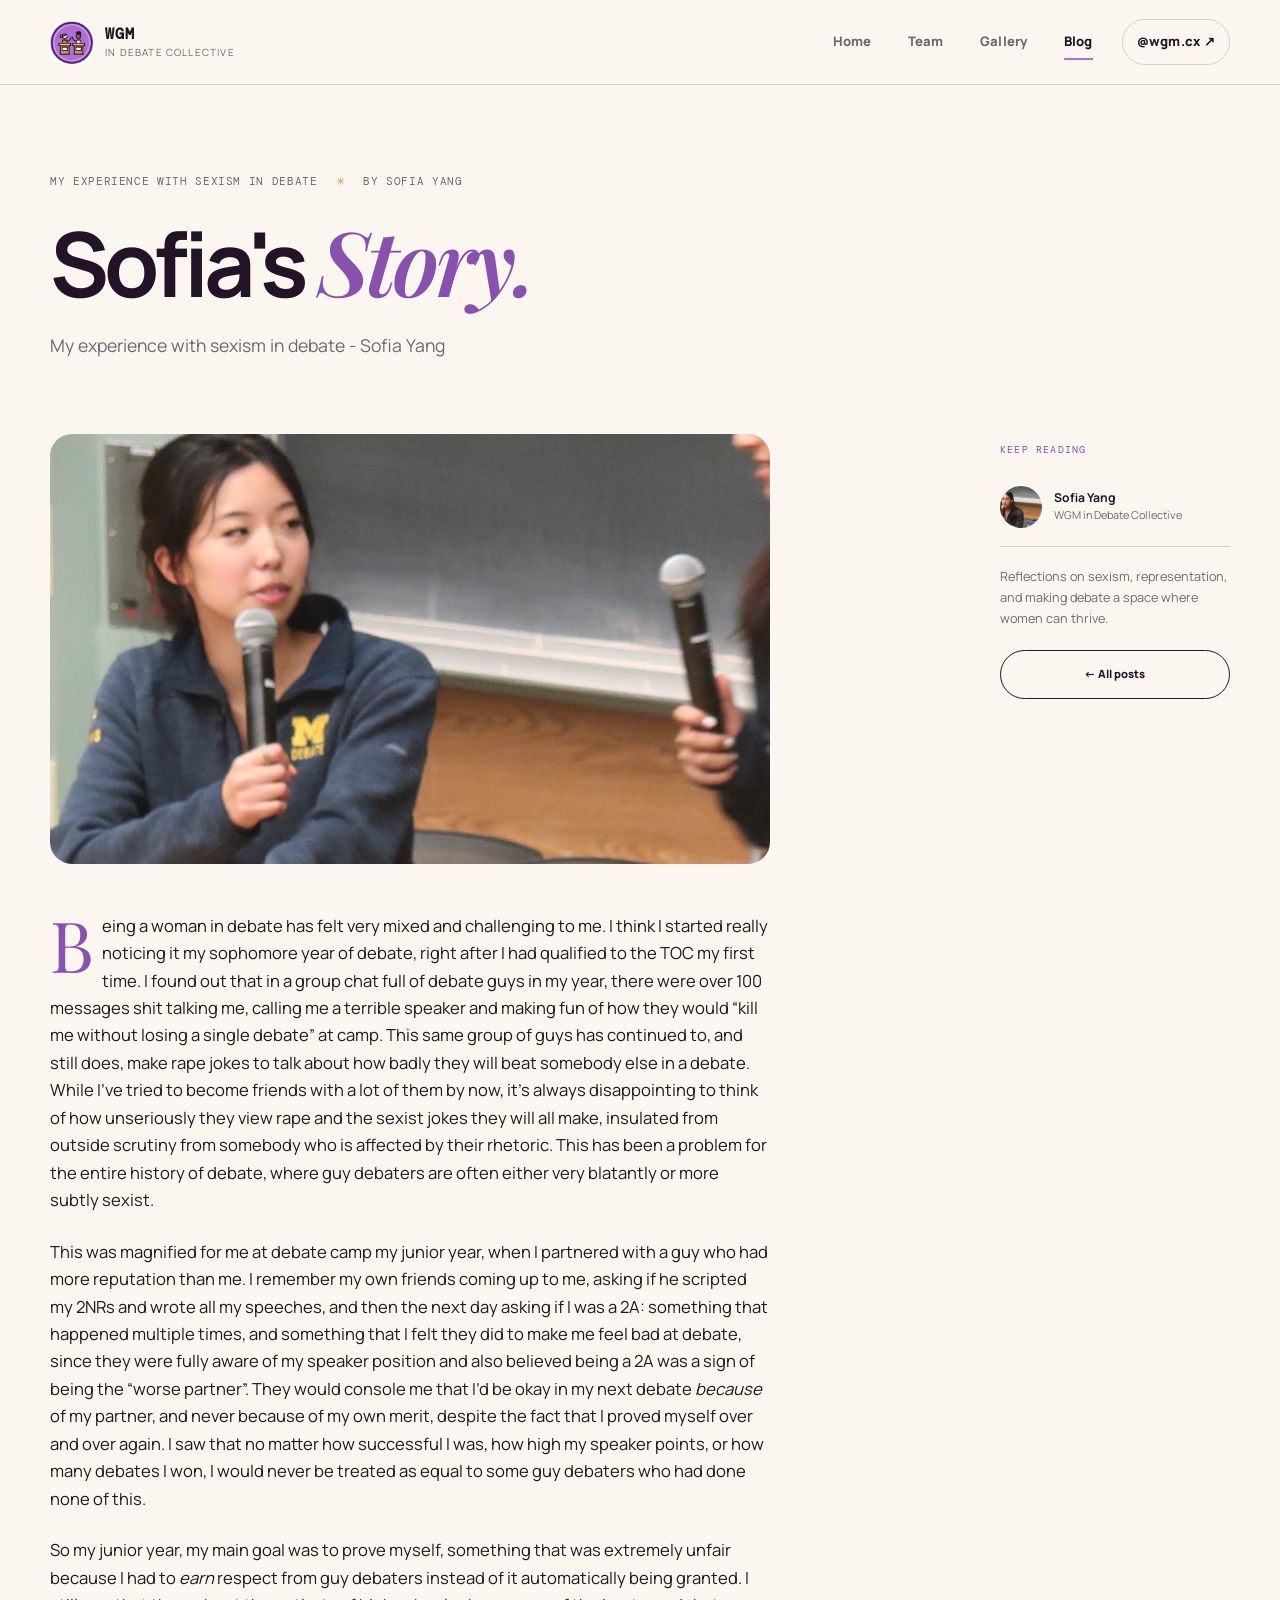
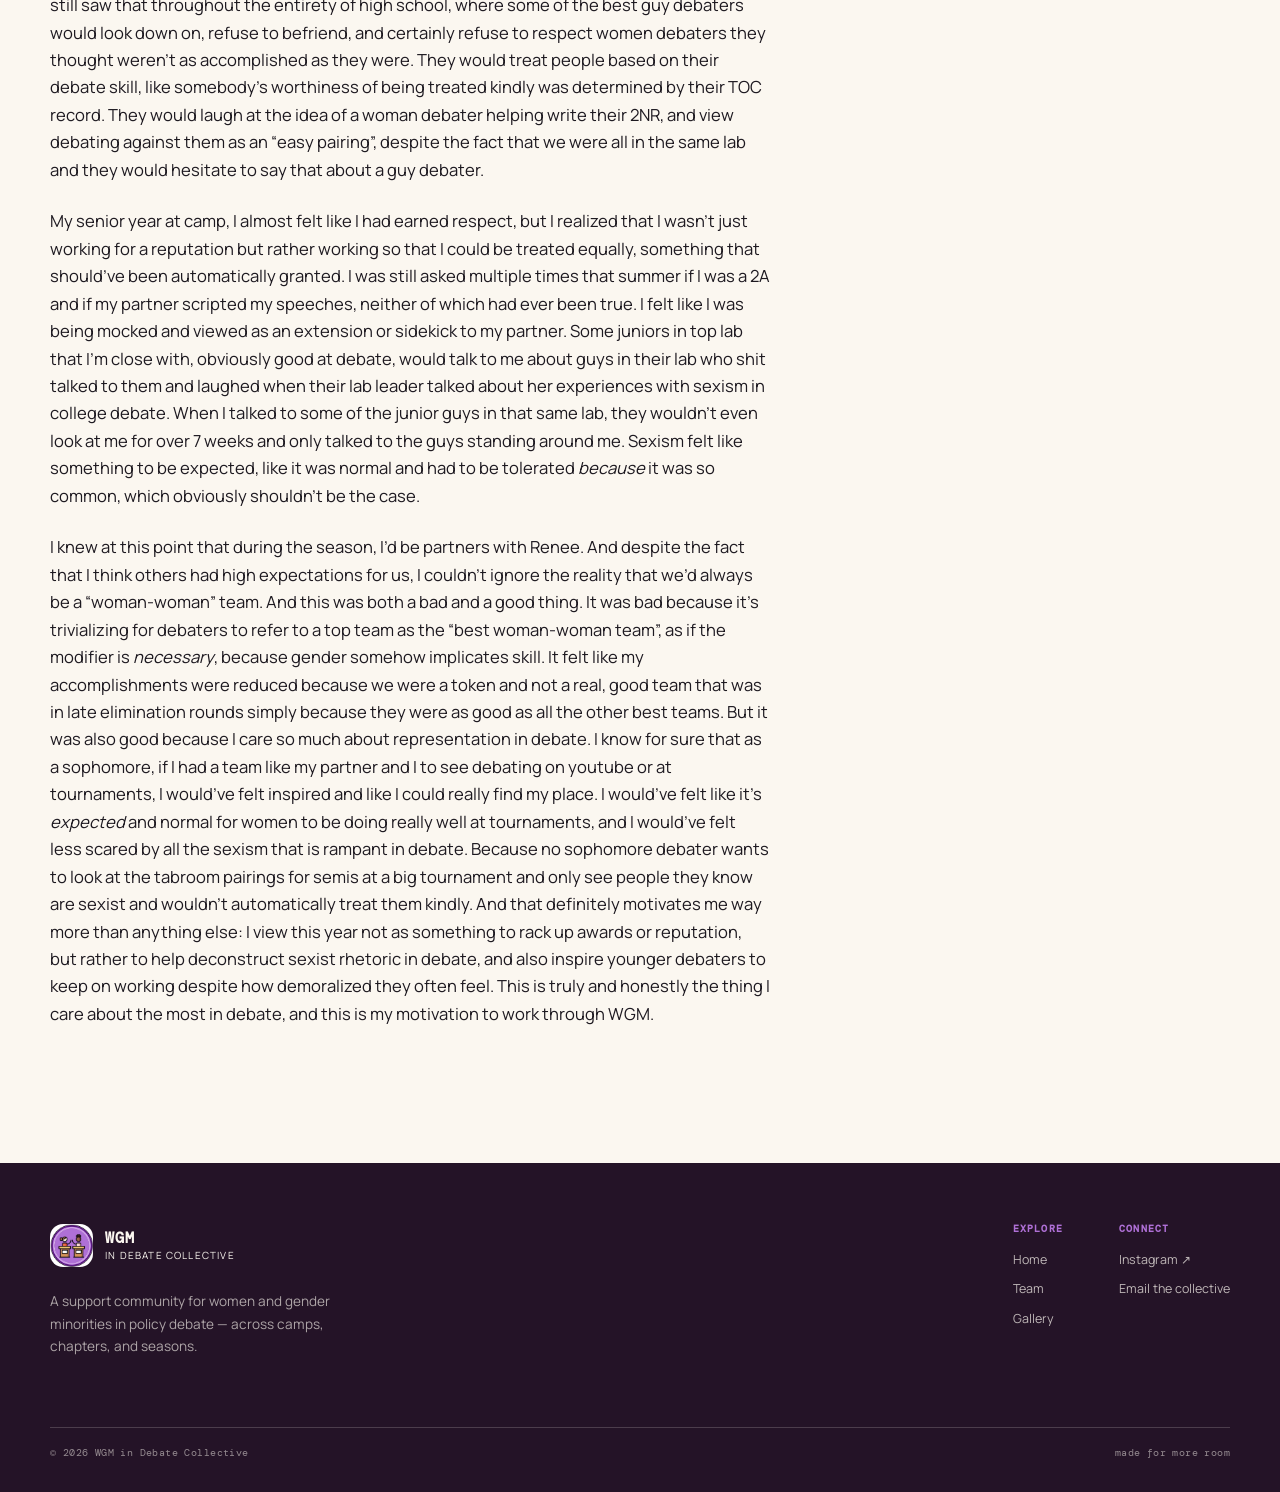
<file: docs/post-making-space.html>
<!doctype html>
<html lang="en">
<head>
  <meta charset="utf-8">
  <meta name="viewport" content="width=device-width, initial-scale=1">
  <title>Sofia's Story — WGM</title>
  <link rel="stylesheet" href="styles.css">
  <script src="script.js" defer></script>
</head>
<body data-page="blog">
  <header class="site-header">
    <div class="nav-shell">
      <a class="brand" href="index.html" aria-label="WGM in Debate Collective home">
        <span class="brand-mark"><img src="public/images/logo.png" alt="WGM Collective logo"></span>
        <span class="brand-copy"><strong>WGM</strong><small>in debate collective</small></span>
      </a>
      <button class="menu-toggle" aria-expanded="false" aria-controls="site-nav">Menu</button>
      <nav class="site-nav" id="site-nav" aria-label="Primary navigation">
        <a href="index.html">Home</a>
        <a href="team.html">Team</a>
        <a href="gallery.html">Gallery</a>
        <a class="active" href="blog.html">Blog</a>
        <a class="nav-ig" href="https://www.instagram.com/wgm.cx/" target="_blank" rel="noreferrer">@wgm.cx ↗</a>
      </nav>
    </div>
  </header>

  <main>
    <section class="article-hero">
      <div class="section-wrap reveal">
        <div class="article-meta">
          <span>My experience with sexism in debate</span>
          <span class="dot">✳</span>
          <span>By Sofia Yang</span>
        </div>
        <h1>Sofia's <em>Story.</em></h1>
        <p class="article-dek">My experience with sexism in debate - Sofia Yang</p>
      </div>
    </section>

    <section class="section-wrap article-layout">
      <article>
        <div class="article-cover reveal">
          <img src="public/images/sofiacover.png" alt="A candid moment from the collective archive">
        </div>

        <div class="article-body reveal">
          <p>Being a woman in debate has felt very mixed and challenging to me. I think I started really noticing it my sophomore year of debate, right after I had qualified to the TOC my first time. I found out that in a group chat full of debate guys in my year, there were over 100 messages shit talking me, calling me a terrible speaker and making fun of how they would “kill me without losing a single debate” at camp. This same group of guys has continued to, and still does, make rape jokes to talk about how badly they will beat somebody else in a debate. While I’ve tried to become friends with a lot of them by now, it’s always disappointing to think of how unseriously they view rape and the sexist jokes they will all make, insulated from outside scrutiny from somebody who is affected by their rhetoric. This has been a problem for the entire history of debate, where guy debaters are often either very blatantly or more subtly sexist.</p>

          <p>This was magnified for me at debate camp my junior year, when I partnered with a guy who had more reputation than me. I remember my own friends coming up to me, asking if he scripted my 2NRs and wrote all my speeches, and then the next day asking if I was a 2A: something that happened multiple times, and something that I felt they did to make me feel bad at debate, since they were fully aware of my speaker position and also believed being a 2A was a sign of being the “worse partner”. They would console me that I’d be okay in my next debate <em>because</em> of my partner, and never because of my own merit, despite the fact that I proved myself over and over again. I saw that no matter how successful I was, how high my speaker points, or how many debates I won, I would never be treated as equal to some guy debaters who had done none of this.</p>

          <p>So my junior year, my main goal was to prove myself, something that was extremely unfair because I had to <em>earn</em> respect from guy debaters instead of it automatically being granted. I still saw that throughout the entirety of high school, where some of the best guy debaters would look down on, refuse to befriend, and certainly refuse to respect women debaters they thought weren’t as accomplished as they were. They would treat people based on their debate skill, like somebody’s worthiness of being treated kindly was determined by their TOC record. They would laugh at the idea of a woman debater helping write their 2NR, and view debating against them as an “easy pairing”, despite the fact that we were all in the same lab and they would hesitate to say that about a guy debater.</p>

          <p>My senior year at camp, I almost felt like I had earned respect, but I realized that I wasn’t just working for a reputation but rather working so that I could be treated equally, something that should’ve been automatically granted. I was still asked multiple times that summer if I was a 2A and if my partner scripted my speeches, neither of which had ever been true. I felt like I was being mocked and viewed as an extension or sidekick to my partner. Some juniors in top lab that I’m close with, obviously good at debate, would talk to me about guys in their lab who shit talked to them and laughed when their lab leader talked about her experiences with sexism in college debate. When I talked to some of the junior guys in that same lab, they wouldn’t even look at me for over 7 weeks and only talked to the guys standing around me. Sexism felt like something to be expected, like it was normal and had to be tolerated <em>because</em> it was so common, which obviously shouldn't be the case.</p>

          <p>I knew at this point that during the season, I’d be partners with Renee. And despite the fact that I think others had high expectations for us, I couldn’t ignore the reality that we’d always be a “woman-woman” team. And this was both a bad and a good thing. It was bad because it’s trivializing for debaters to refer to a top team as the “best woman-woman team”, as if the modifier is <em>necessary</em>, because gender somehow implicates skill. It felt like my accomplishments were reduced because we were a token and not a real, good team that was in late elimination rounds simply because they were as good as all the other best teams. But it was also good because I care so much about representation in debate. I know for sure that as a sophomore, if I had a team like my partner and I to see debating on youtube or at tournaments, I would’ve felt inspired and like I could really find my place. I would’ve felt like it’s <em>expected</em> and normal for women to be doing really well at tournaments, and I would’ve felt less scared by all the sexism that is rampant in debate. Because no sophomore debater wants to look at the tabroom pairings for semis at a big tournament and only see people they know are sexist and wouldn’t automatically treat them kindly. And that definitely motivates me way more than anything else: I view this year not as something to rack up awards or reputation, but rather to help deconstruct sexist rhetoric in debate, and also inspire younger debaters to keep on working despite how demoralized they often feel. This is truly and honestly the thing I care about the most in debate, and this is my motivation to work through WGM.</p>
        </div>
      </article>

      <aside class="article-aside">
        <div class="aside-label">Keep reading</div>
        <div class="author-chip">
          <div class="author-avatar">
            <img src="public/images/IMG_0138.JPG" alt="Sofia Yang">
          </div>
          <div>
            <strong>Sofia Yang</strong>
            <span>WGM in Debate Collective</span>
          </div>
        </div>
        <p>Reflections on sexism, representation, and making debate a space where women can thrive.</p>
        <a class="button secondary" href="blog.html">← All posts</a>
      </aside>
    </section>
  </main>

  <footer class="site-footer">
    <div class="section-wrap footer-top">
      <div class="footer-brand">
        <a class="brand" href="index.html">
          <span class="brand-mark"><img src="public/images/logo.png" alt="WGM Collective logo"></span>
          <span class="brand-copy"><strong>WGM</strong><small>in debate collective</small></span>
        </a>
        <p>A support community for women and gender minorities in policy debate — across camps, chapters, and seasons.</p>
      </div>
      <div class="footer-links">
        <div>
          <h3>Explore</h3>
          <a href="index.html">Home</a>
          <a href="team.html">Team</a>
          <a href="gallery.html">Gallery</a>
        </div>
        <div>
          <h3>Connect</h3>
          <a href="https://www.instagram.com/wgm.cx/" target="_blank" rel="noreferrer">Instagram ↗</a>
          <a href="mailto:hello@wgm.cx">Email the collective</a>
        </div>
      </div>
    </div>
    <div class="section-wrap footer-bottom">
      <span>© <span data-year></span> WGM in Debate Collective</span>
      <span>made for more room</span>
    </div>
  </footer>
</body>
</html>
</file>
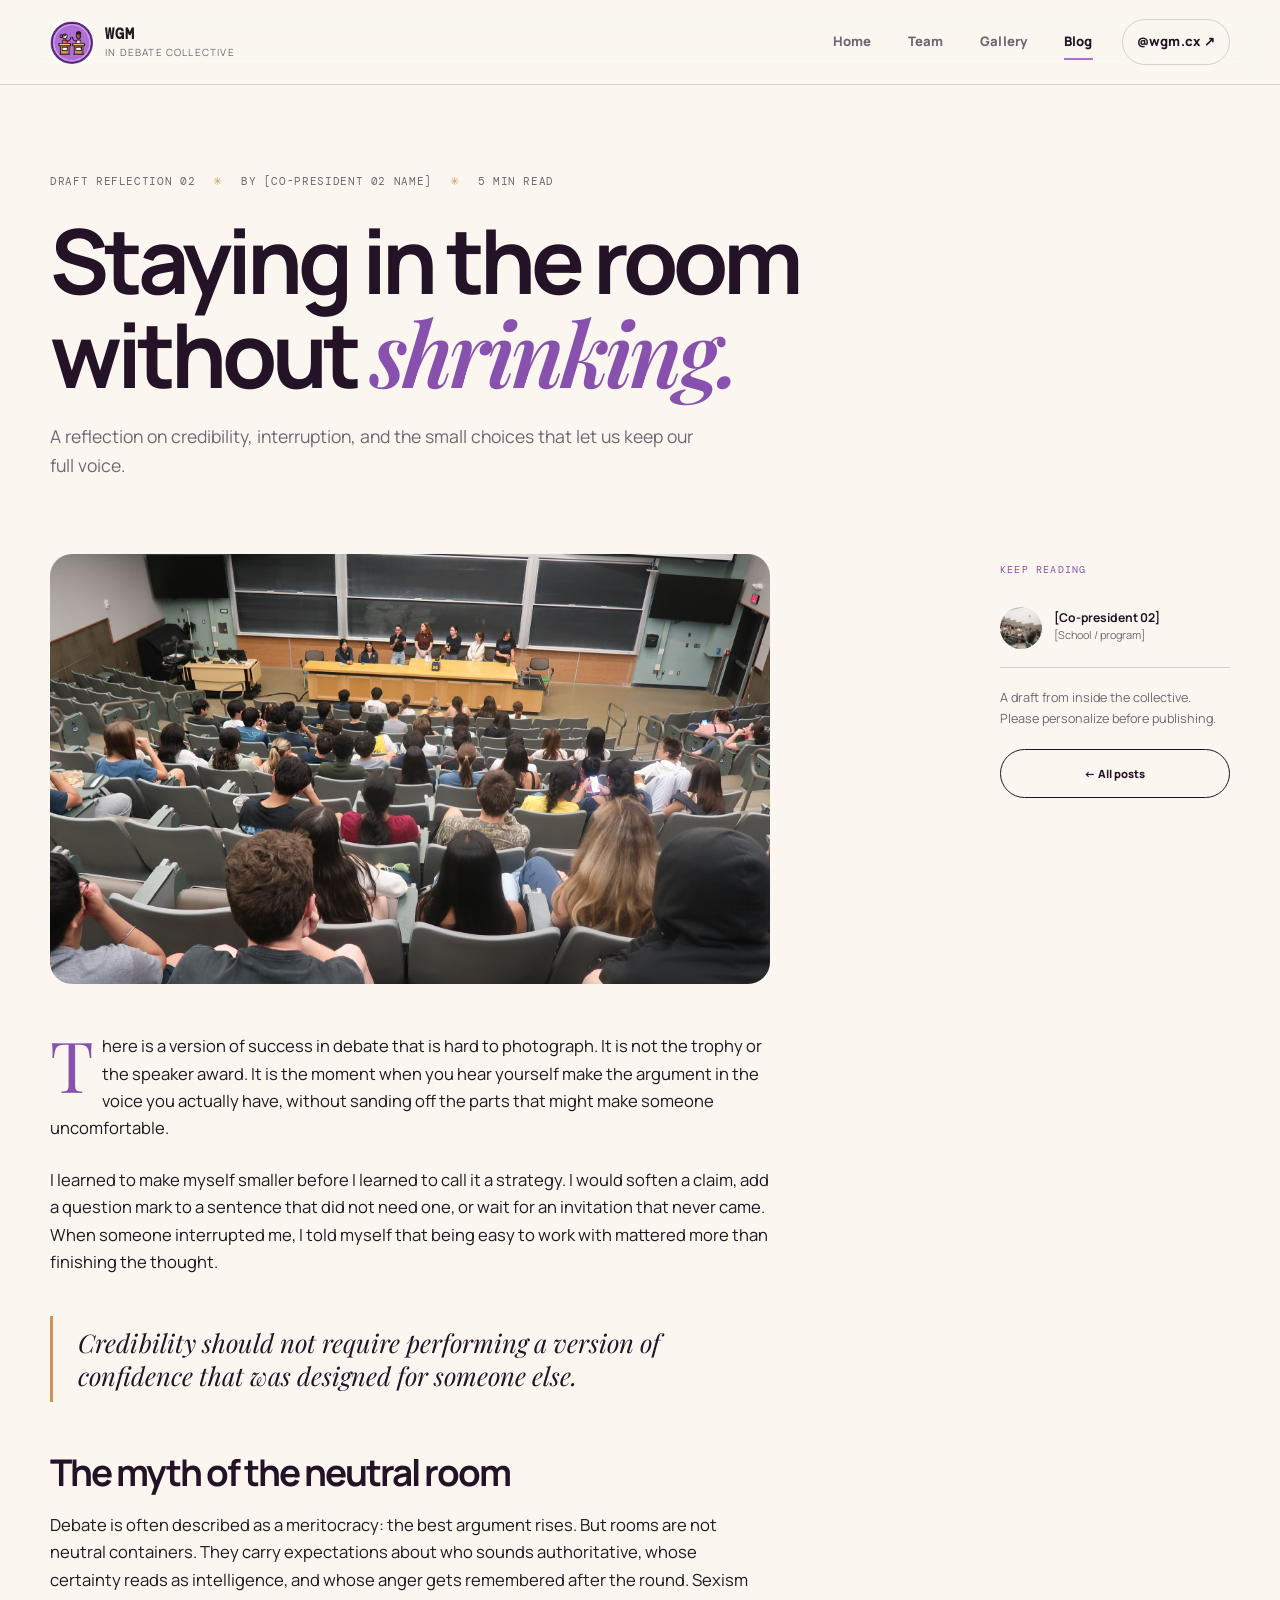
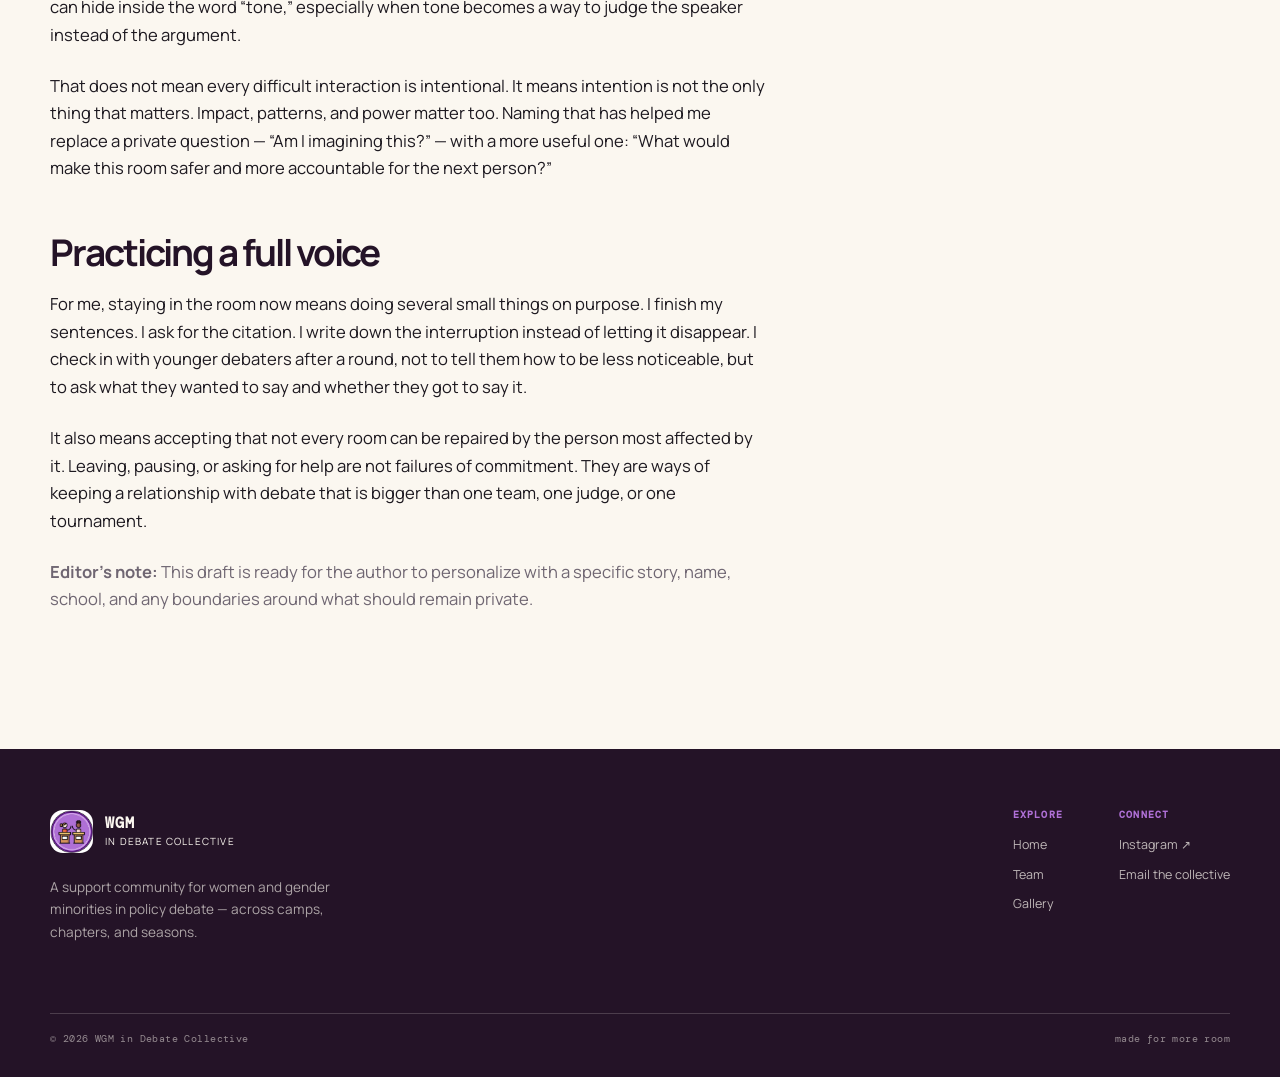
<file: docs/post-staying-in-the-room.html>
<!doctype html>
<html lang="en">
<head>
  <meta charset="utf-8"><meta name="viewport" content="width=device-width, initial-scale=1">
  <title>Staying in the room without shrinking — WGM in Debate Collective</title>
  <link rel="stylesheet" href="styles.css"><script src="script.js" defer></script>
</head>
<body data-page="blog">
  <header class="site-header"><div class="nav-shell"><a class="brand" href="index.html" aria-label="WGM in Debate Collective home"><span class="brand-mark"><img src="public/images/logo.png" alt="WGM Collective logo"></span><span class="brand-copy"><strong>WGM</strong><small>in debate collective</small></span></a><button class="menu-toggle" aria-expanded="false" aria-controls="site-nav">Menu</button><nav class="site-nav" id="site-nav" aria-label="Primary navigation"><a href="index.html">Home</a><a href="team.html">Team</a><a href="gallery.html">Gallery</a><a class="active" href="blog.html">Blog</a><a class="nav-ig" href="https://www.instagram.com/wgm.cx/" target="_blank" rel="noreferrer">@wgm.cx ↗</a></nav></div></header>
  <main>
    <section class="article-hero"><div class="section-wrap reveal"><div class="article-meta"><span>Draft reflection 02</span><span class="dot">✳</span><span>By [Co-president 02 name]</span><span class="dot">✳</span><span>5 min read</span></div><h1>Staying in the room without <em>shrinking.</em></h1><p class="article-dek">A reflection on credibility, interruption, and the small choices that let us keep our full voice.</p></div></section>
    <section class="section-wrap article-layout"><article>
      <div class="article-cover reveal"><img src="public/images/IMG_0139.JPG" alt="A community gathering during camp"></div>
      <div class="article-body reveal">
        <p>There is a version of success in debate that is hard to photograph. It is not the trophy or the speaker award. It is the moment when you hear yourself make the argument in the voice you actually have, without sanding off the parts that might make someone uncomfortable.</p>
        <p>I learned to make myself smaller before I learned to call it a strategy. I would soften a claim, add a question mark to a sentence that did not need one, or wait for an invitation that never came. When someone interrupted me, I told myself that being easy to work with mattered more than finishing the thought.</p>
        <blockquote>Credibility should not require performing a version of confidence that was designed for someone else.</blockquote>
        <h2>The myth of the neutral room</h2>
        <p>Debate is often described as a meritocracy: the best argument rises. But rooms are not neutral containers. They carry expectations about who sounds authoritative, whose certainty reads as intelligence, and whose anger gets remembered after the round. Sexism can hide inside the word “tone,” especially when tone becomes a way to judge the speaker instead of the argument.</p>
        <p>That does not mean every difficult interaction is intentional. It means intention is not the only thing that matters. Impact, patterns, and power matter too. Naming that has helped me replace a private question — “Am I imagining this?” — with a more useful one: “What would make this room safer and more accountable for the next person?”</p>
        <h2>Practicing a full voice</h2>
        <p>For me, staying in the room now means doing several small things on purpose. I finish my sentences. I ask for the citation. I write down the interruption instead of letting it disappear. I check in with younger debaters after a round, not to tell them how to be less noticeable, but to ask what they wanted to say and whether they got to say it.</p>
        <p>It also means accepting that not every room can be repaired by the person most affected by it. Leaving, pausing, or asking for help are not failures of commitment. They are ways of keeping a relationship with debate that is bigger than one team, one judge, or one tournament.</p>
        <p class="muted"><strong>Editor’s note:</strong> This draft is ready for the author to personalize with a specific story, name, school, and any boundaries around what should remain private.</p>
      </div>
    </article><aside class="article-aside"><div class="aside-label">Keep reading</div><div class="author-chip"><div class="author-avatar"><img src="public/images/IMG_0137.JPG" alt="Author image placeholder"></div><div><strong>[Co-president 02]</strong><span>[School / program]</span></div></div><p>A draft from inside the collective. Please personalize before publishing.</p><a class="button secondary" href="blog.html">← All posts</a></aside></section>
  </main>
  <footer class="site-footer"><div class="section-wrap footer-top"><div class="footer-brand"><a class="brand" href="index.html"><span class="brand-mark"><img src="public/images/logo.png" alt="WGM Collective logo"></span><span class="brand-copy"><strong>WGM</strong><small>in debate collective</small></span></a><p>A support community for women and gender minorities in policy debate — across camps, chapters, and seasons.</p></div><div class="footer-links"><div><h3>Explore</h3><a href="index.html">Home</a><a href="team.html">Team</a><a href="gallery.html">Gallery</a></div><div><h3>Connect</h3><a href="https://www.instagram.com/wgm.cx/" target="_blank" rel="noreferrer">Instagram ↗</a><a href="mailto:hello@wgm.cx">Email the collective</a></div></div></div><div class="section-wrap footer-bottom"><span>© <span data-year></span> WGM in Debate Collective</span><span>made for more room</span></div></footer>
</body>
</html>
</file>
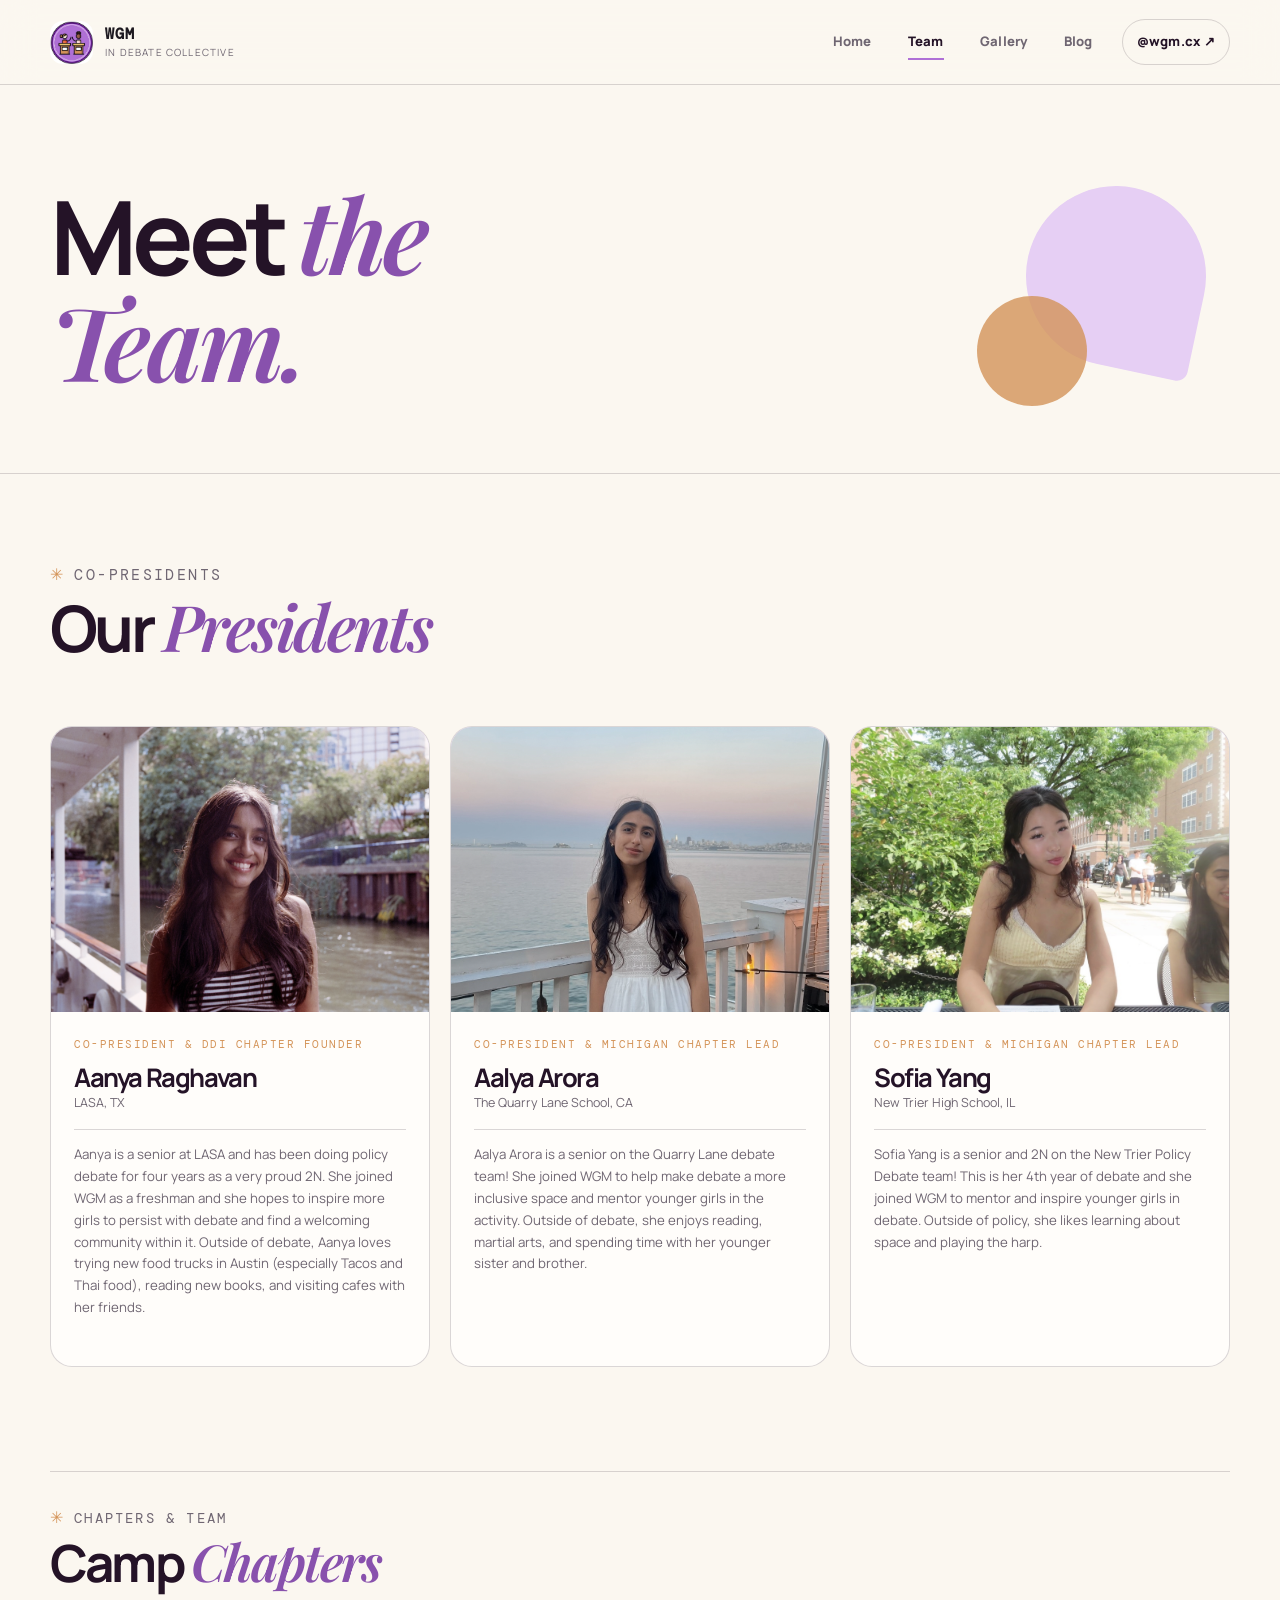
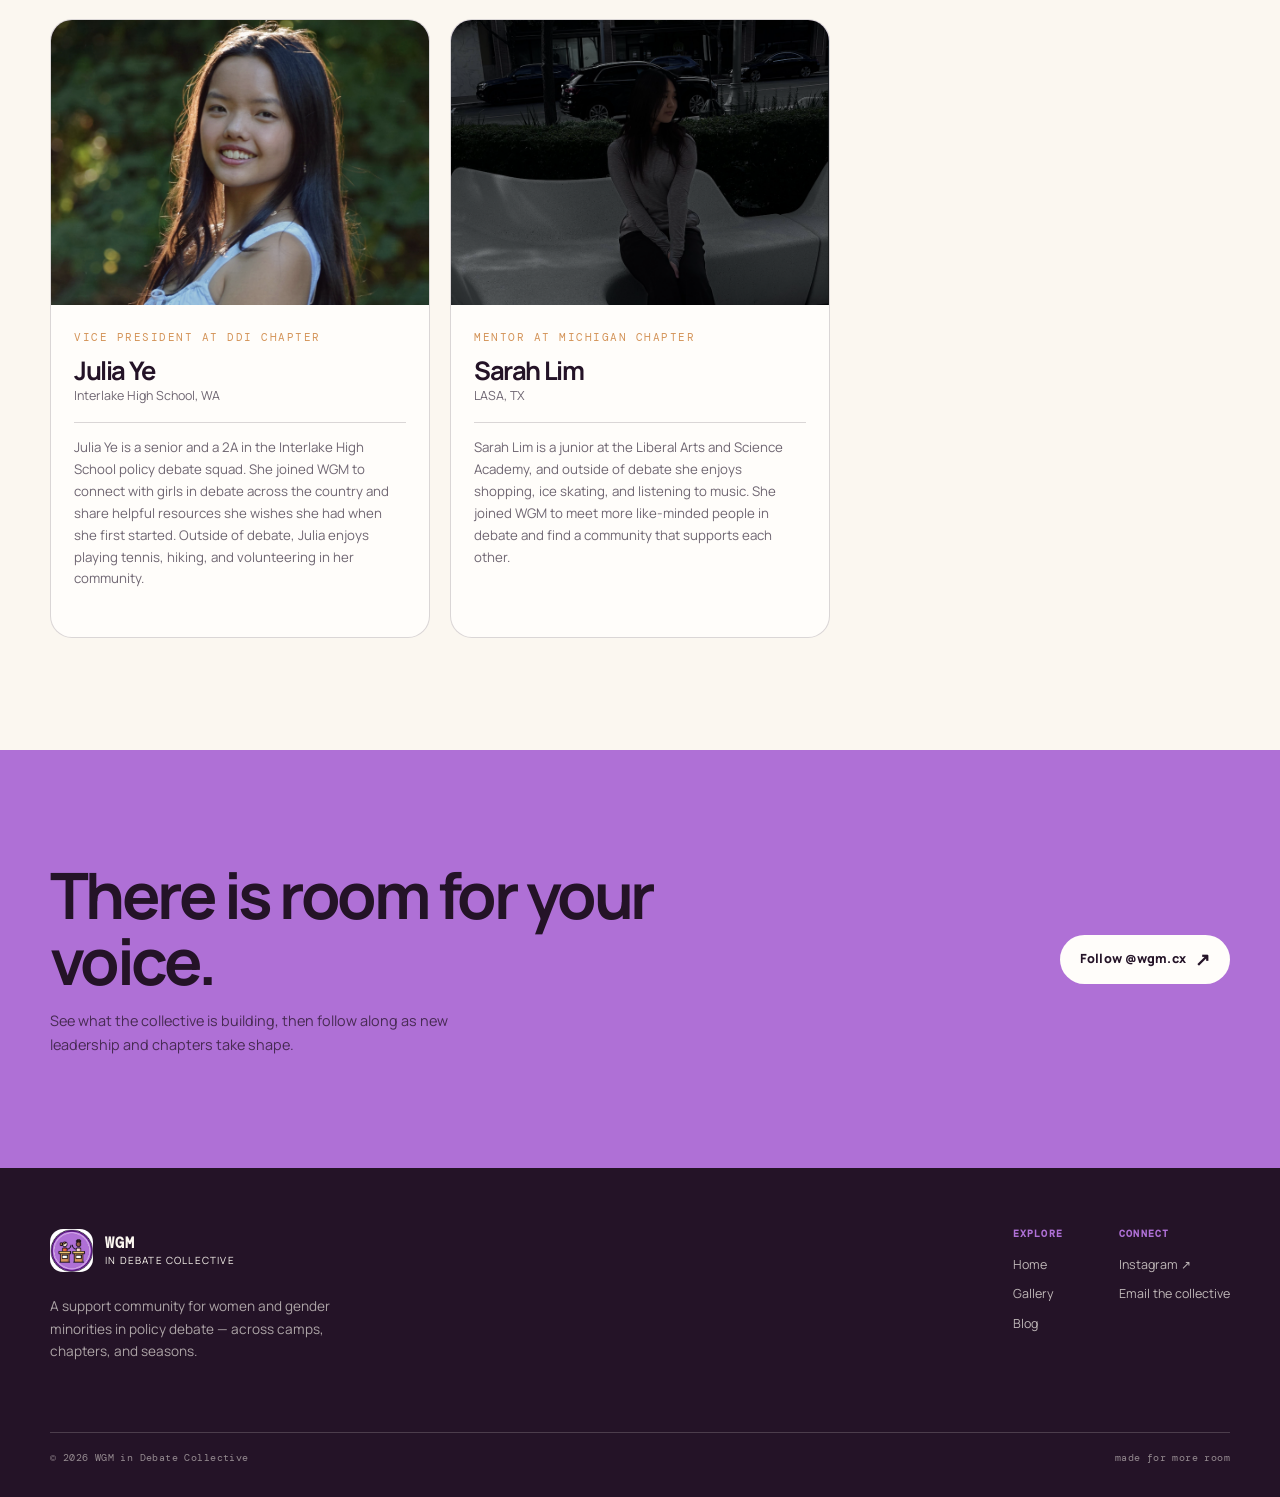
<file: docs/team.html>
<!doctype html>
<html lang="en">
<head>
  <meta charset="utf-8"><meta name="viewport" content="width=device-width, initial-scale=1">
  <title>Team — WGM</title>
  <meta name="description" content="Meet the leadership structure of the Women and Gender Minorities in Debate Collective.">
  <link rel="stylesheet" href="styles.css"><script src="script.js" defer></script>
</head>
<body data-page="team">
  <header class="site-header"><div class="nav-shell"><a class="brand" href="index.html" aria-label="WGM in Debate Collective home"><span class="brand-mark"><img src="public/images/logo.png" alt="WGM Collective logo"></span><span class="brand-copy"><strong>WGM</strong><small>in debate collective</small></span></a><button class="menu-toggle" aria-expanded="false" aria-controls="site-nav">Menu</button><nav class="site-nav" id="site-nav" aria-label="Primary navigation"><a href="index.html">Home</a><a class="active" href="team.html">Team</a><a href="gallery.html">Gallery</a><a href="blog.html">Blog</a><a class="nav-ig" href="https://www.instagram.com/wgm.cx/" target="_blank" rel="noreferrer">@wgm.cx ↗</a></nav></div></header>

  <main>
    <section class="page-hero"><div class="section-wrap page-hero-inner"><div class="reveal"><h1>Meet <em>the Team.</em></h1></div><div class="page-hero-art" aria-hidden="true"></div></div></section>

    <section class="section section-wrap team-section">
      <div class="team-intro reveal"><div><p class="eyebrow">Co-presidents</p><h2>Our <em>    Presidents</em></h2></div><p></p></div>
      <div class="president-grid">
        <article class="profile-card reveal"><div class="profile-image"><img src="public/images/aragpfp.jpg" alt="Archive photo placeholder for co-president one"><div class="profile"><span></span></div></div><div class="profile-body"><p class="profile-role">Co-President & DDI Chapter Founder</p><h3>Aanya Raghavan</h3><p class="profile-school">LASA, TX</p><p class="profile-bio">Aanya is a senior at LASA and has been doing policy debate for four years as a very proud 2N. She joined WGM as a freshman and she hopes to inspire more girls to persist with debate and find a welcoming community within it. Outside of debate, Aanya loves trying new food trucks in Austin (especially Tacos and Thai food), reading new books, and visiting cafes with her friends. <br> <br>  </p></div></article>
        <article class="profile-card reveal"><div class="profile-image"><img src="public/images/aalyapfp.png" alt="Archive photo placeholder for co-president one"><div class="profile"><span></span></div></div><div class="profile-body"><p class="profile-role">Co-President & Michigan Chapter Lead</p><h3>Aalya Arora</h3><p class="profile-school">The Quarry Lane School, CA</p><p class="profile-bio"> Aalya Arora is a senior on the Quarry Lane debate team! She joined WGM to help make debate a more inclusive space and mentor younger girls in the activity. Outside of debate, she enjoys reading, martial arts, and spending time with her younger sister and brother.<br> <br> <br> <br> </p></div></article>
        <article class="profile-card reveal"><div class="profile-image"><img src="public/images/sofia.jpg" alt="Archive photo placeholder for co-president one"><div class="profile"><span></span></div></div><div class="profile-body"><p class="profile-role">Co-President & Michigan Chapter Lead</p><h3>Sofia Yang</h3><p class="profile-school">New Trier High School, IL</p><p class="profile-bio">Sofia Yang is a senior and 2N on the New Trier Policy Debate team! This is her 4th year of debate and she joined WGM to mentor and inspire younger girls in debate. Outside of policy, she likes learning about space and playing the harp.<br> <br> <br> <br> <br> </p></div></article>
      </div>

      <div class="chapter-section">
        <div class="chapter-heading reveal"><div><p class="eyebrow">Chapters & Team</p><h2>Camp <em>   Chapters</em></h2></div><p></p></div>
        <div class="president-grid">
        <article class="profile-card reveal"><div class="profile-image"><img src="public/images/juliayeeee.jpg" alt="Archive photo placeholder for co-president one"><div class="profile"><span></span></div></div><div class="profile-body"><p class="profile-role">Vice President at DDI Chapter</p><h3>Julia Ye</h3><p class="profile-school">Interlake High School, WA</p><p class="profile-bio">Julia Ye is a senior and a 2A in the Interlake High School policy debate squad. She joined WGM to connect with girls in debate across the country and share helpful resources she wishes she had when she first started. Outside of debate, Julia enjoys playing tennis, hiking, and volunteering in her community. <br> <br>  </p></div></article>
        <article class="profile-card reveal"><div class="profile-image"><img src="public/images/sarahlimfao.jpg" alt="Archive photo placeholder for co-president one"><div class="profile"><span></span></div></div><div class="profile-body"><p class="profile-role">Mentor at Michigan Chapter</p><h3>Sarah Lim</h3><p class="profile-school">LASA, TX</p><p class="profile-bio">Sarah Lim is a junior at the Liberal Arts and Science Academy, and outside of debate she enjoys shopping, ice skating, and listening to music. She joined WGM to meet more like-minded people in debate and find a community that supports each other.<br> <br>  <br>  </p></div></article>
        </div>
      </div>
    </section>
    <section class="section cta-band"><div class="section-wrap cta-band-inner reveal"><div><h2>There is room for your voice.</h2><p>See what the collective is building, then follow along as new leadership and chapters take shape.</p></div><a class="button light" href="https://www.instagram.com/wgm.cx/" target="_blank" rel="noreferrer">Follow @wgm.cx <span class="arrow">↗</span></a></div></section>
  </main>

  <footer class="site-footer"><div class="section-wrap footer-top"><div class="footer-brand"><a class="brand" href="index.html"><span class="brand-mark"><img src="public/images/logo.png" alt="WGM Collective logo"></span><span class="brand-copy"><strong>WGM</strong><small>in debate collective</small></span></a><p>A support community for women and gender minorities in policy debate — across camps, chapters, and seasons.</p></div><div class="footer-links"><div><h3>Explore</h3><a href="index.html">Home</a><a href="gallery.html">Gallery</a><a href="blog.html">Blog</a></div><div><h3>Connect</h3><a href="https://www.instagram.com/wgm.cx/" target="_blank" rel="noreferrer">Instagram ↗</a><a href="mailto:hello@wgm.cx">Email the collective</a></div></div></div><div class="section-wrap footer-bottom"><span>© <span data-year></span> WGM in Debate Collective</span><span>made for more room</span></div></footer>
</body>
</html>
</file>
<file: docs/styles.css>
@import url('https://fonts.googleapis.com/css2?family=DM+Mono:wght@400;500&family=Manrope:wght@400;500;600;700;800&family=Playfair+Display:ital,wght@0,600;0,700;1,600;1,700&display=swap');

:root {
  --plum: #241327;
  --plum-soft: #3e2548;
  --purple: #af70d6;
  --purple-deep: #8851ad;
  --lilac: #e6cff4;
  --orange: #d49459;
  --peach: #f2d9bf;
  --cream: #fbf7f0;
  --paper: #fffdfa;
  --ink: #1d1920;
  --muted: #6f6672;
  --line: rgba(36, 19, 39, 0.17);
  --shadow: 0 18px 50px rgba(56, 24, 67, 0.12);
  --radius: 22px;
  --max: 1180px;
}

* { box-sizing: border-box; }
html { scroll-behavior: smooth; }
body {
  margin: 0;
  color: var(--ink);
  background: var(--cream);
  font-family: 'Manrope', Arial, sans-serif;
  line-height: 1.65;
  -webkit-font-smoothing: antialiased;
}
body::selection { background: var(--purple); color: white; }
img { display: block; max-width: 100%; }
a { color: inherit; text-decoration: none; }
button { font: inherit; }

.site-header {
  position: sticky;
  z-index: 20;
  top: 0;
  background: rgba(251, 247, 240, 0.88);
  border-bottom: 1px solid var(--line);
  backdrop-filter: blur(18px);
}
.nav-shell {
  width: min(var(--max), calc(100% - 40px));
  min-height: 84px;
  margin: 0 auto;
  display: flex;
  align-items: center;
  justify-content: space-between;
  gap: 24px;
}
.wgm-photo {
  margin-top: 24px;
  width: 100%;
}

.wgm-photo img {
  display: block;
  width: 100%;
  height: auto;
  border-radius: 12px;
  object-fit: cover;
}
.brand { display: flex; align-items: center; gap: 12px; min-width: 190px; }
.brand-mark { width: 43px; height: 43px; border-radius: 13px; overflow: hidden; background: var(--purple); display: grid; place-items: center; }
.brand-mark img { width: 100%; height: 100%; object-fit: cover; }
.brand-copy { display: grid; line-height: 1.08; gap: 4px; }
.brand-copy strong { font-family: 'DM Mono', monospace; font-size: 0.92rem; letter-spacing: 0.08em; }
.brand-copy small { font-size: 0.62rem; text-transform: uppercase; letter-spacing: 0.12em; color: var(--muted); }
.site-nav { display: flex; align-items: center; gap: 8px; }
.site-nav a { position: relative; padding: 11px 14px; color: var(--muted); font-size: 0.82rem; font-weight: 800; letter-spacing: 0.02em; }
.site-nav a::after { content: ''; position: absolute; left: 14px; right: 14px; bottom: 4px; height: 2px; background: var(--purple); transform: scaleX(0); transform-origin: right; transition: transform .25s ease; }
.site-nav a:hover, .site-nav a.active { color: var(--plum); }
.site-nav a:hover::after, .site-nav a.active::after { transform: scaleX(1); transform-origin: left; }
.nav-ig { color: var(--plum) !important; border: 1px solid var(--line); border-radius: 999px; margin-left: 7px; }
.nav-ig::after { display: none; }
.menu-toggle { display: none; border: 0; background: transparent; color: var(--plum); font-family: 'DM Mono', monospace; font-size: .75rem; text-transform: uppercase; letter-spacing: .1em; }

main { overflow: hidden; }
.section-wrap { width: min(var(--max), calc(100% - 40px)); margin: 0 auto; }
.section { padding: 112px 0; }
.section-tight { padding: 76px 0; }
.eyebrow { margin: 0 0 18px; color: var(--purple-deep); font-family: 'DM Mono', monospace; font-size: .7rem; letter-spacing: .16em; text-transform: uppercase; }
.eyebrow::before { content: '✳'; color: var(--orange); display: inline-block; margin-right: 9px; font-size: 1rem; }
h1, h2, h3, p { margin-top: 0; }
h1, h2, h3 { color: var(--plum); font-weight: 700; letter-spacing: -0.055em; line-height: 1.02; }
h1 { font-size: clamp(3.6rem, 8vw, 7.2rem); max-width: 760px; margin-bottom: 27px; }
h2 { font-size: clamp(2.65rem, 5vw, 5rem); max-width: 740px; margin-bottom: 21px; }
h3 { font-size: clamp(1.35rem, 2.4vw, 2.05rem); margin-bottom: 12px; }
h1 em, h2 em, h3 em { color: var(--purple-deep); font-family: 'Playfair Display', Georgia, serif; font-weight: 600; letter-spacing: -0.04em; }
.lead { max-width: 620px; color: var(--muted); font-size: clamp(1.02rem, 1.6vw, 1.2rem); line-height: 1.75; }
.mono { font-family: 'DM Mono', monospace; }
.muted { color: var(--muted); }

.hero { min-height: 690px; display: grid; grid-template-columns: 1fr .9fr; align-items: center; gap: 64px; padding-top: 76px; padding-bottom: 86px; }
.home-hero { position: relative; }
.home-hero::before { content: ''; position: absolute; z-index: -1; left: -16vw; top: 20px; width: 370px; height: 370px; background: var(--lilac); border-radius: 58% 42% 52% 48%; transform: rotate(-14deg); }
.hero-copy { position: relative; }
.hero-copy .lead { margin-bottom: 31px; }
.hero-note { margin-top: 34px; padding-left: 16px; border-left: 2px solid var(--orange); color: var(--muted); font-size: .87rem; }
.hero-note strong { color: var(--plum); }
.actions { display: flex; flex-wrap: wrap; align-items: center; gap: 13px; }
.button { display: inline-flex; align-items: center; justify-content: center; gap: 9px; min-height: 49px; padding: 0 19px; border-radius: 999px; border: 1px solid var(--plum); background: var(--plum); color: #fff; font-size: .79rem; font-weight: 800; letter-spacing: .01em; transition: transform .2s ease, box-shadow .2s ease, background .2s ease; }
.button:hover { transform: translateY(-3px); box-shadow: 0 10px 18px rgba(36, 19, 39, .15); }
.button.secondary { background: transparent; color: var(--plum); }
.button.secondary:hover { background: var(--lilac); }
.button.light { background: var(--paper); color: var(--plum); border-color: transparent; }
.button .arrow { font-size: 1.15rem; line-height: 0; }

.hero-stack { position: relative; min-height: 530px; }
.hero-photo { position: absolute; overflow: hidden; box-shadow: var(--shadow); background: var(--plum); }
.hero-photo img { width: 100%; height: 100%; object-fit: cover; }
.hero-photo.primary { left: 0; top: 35px; width: 68%; height: 390px; border-radius: 44% 14px 14px 14px; transform: rotate(-3deg); }
.hero-photo.secondary { right: 0; top: 0; width: 43%; height: 260px; border-radius: 14px 42% 14px 14px; transform: rotate(5deg); }
.hero-photo.secondary img { object-position: 72% center; }
.hero-photo.tertiary { right: 7%; bottom: 12px; width: 45%; height: 240px; border: 9px solid var(--cream); border-radius: 14px 14px 42% 14px; transform: rotate(-7deg); }
.photo-label { position: absolute; bottom: 13px; left: 13px; padding: 7px 10px; background: rgba(255,253,250,.9); color: var(--plum); font-family: 'DM Mono', monospace; font-size: .58rem; text-transform: uppercase; letter-spacing: .08em; }
.hero-doodle { position: absolute; right: 3%; top: 40%; width: 80px; height: 80px; border: 1px solid var(--orange); border-radius: 52% 48% 38% 62%; transform: rotate(18deg); }
.hero-doodle::after { content: ''; position: absolute; width: 12px; height: 12px; left: -14px; top: 10px; background: var(--orange); border-radius: 50%; }

.stat-strip { max-width: 760px; padding: 24px 0; border-top: 1px solid var(--line); border-bottom: 1px solid var(--line); display: grid; grid-template-columns: repeat(2, 1fr); gap: 20px; }
.stat { display: flex; align-items: baseline; gap: 13px; }
.stat strong { color: var(--purple-deep); font-size: clamp(2.3rem, 4vw, 4rem); letter-spacing: -.07em; line-height: 1; }
.stat span { max-width: 140px; color: var(--muted); font-size: .78rem; font-weight: 700; line-height: 1.35; }

.intro-grid { display: grid; grid-template-columns: .75fr 1.25fr; gap: 80px; align-items: start; }
.intro-grid .section-title { position: sticky; top: 130px; }
.section-title p { max-width: 280px; color: var(--muted); font-size: .9rem; }
.marker { display: inline-block; color: var(--orange); font-family: 'DM Mono', monospace; font-size: .8rem; transform: translateY(-4px); }
.feature-list { display: grid; gap: 0; border-top: 1px solid var(--line); }
.feature { display: grid; grid-template-columns: 58px 1fr auto; gap: 22px; align-items: start; padding: 27px 0; border-bottom: 1px solid var(--line); }
.feature-index { color: var(--orange); font-family: 'DM Mono', monospace; font-size: .8rem; padding-top: 5px; }
.feature p { max-width: 480px; margin-bottom: 0; color: var(--muted); font-size: .94rem; }
.feature-link { color: var(--purple-deep); font-size: 1.2rem; transition: transform .2s ease; }
.feature:hover .feature-link { transform: translate(4px, -4px); }

.camp-band { position: relative; background: var(--plum); color: var(--cream); }
.camp-band h2, .camp-band h3 { color: var(--cream); }
.camp-band .eyebrow { color: var(--purple); }
.camp-band .lead { color: rgba(251,247,240,.7); }
.camp-grid { display: grid; grid-template-columns: 1fr 1.2fr; gap: 80px; align-items: center; }
.camp-copy { position: relative; z-index: 1; }
.camp-copy h2 { max-width: 520px; }
.camp-copy .button { margin-top: 23px; }
.camp-collage { min-height: 440px; position: relative; }
.camp-collage .collage-img { position: absolute; overflow: hidden; box-shadow: 0 20px 44px rgba(0,0,0,.22); }
.collage-img img { width: 100%; height: 100%; object-fit: cover; }
.collage-img.one { width: 57%; height: 310px; left: 4%; top: 45px; transform: rotate(-5deg); border-radius: 12px 58% 12px 12px; }
.collage-img.two { width: 45%; height: 230px; right: 1%; top: 4px; transform: rotate(6deg); border: 8px solid var(--plum-soft); border-radius: 12px 12px 12px 48%; }
.collage-img.three { width: 48%; height: 214px; right: 8%; bottom: 3px; transform: rotate(-4deg); border-radius: 12px 12px 48% 12px; }
.sticker { position: absolute; z-index: 2; left: 42%; bottom: 28px; display: grid; place-items: center; width: 82px; height: 82px; padding: 12px; background: var(--orange); color: var(--plum); border-radius: 50%; text-align: center; font-family: 'DM Mono', monospace; font-size: .58rem; line-height: 1.25; text-transform: uppercase; transform: rotate(12deg); }
.panel-section { background: var(--peach); }
.panel-section .camp-copy h2 { max-width: 560px; }
.panel-section .camp-copy .lead { color: var(--muted); }
.panel-collage { min-height: 390px; }
.panel-collage .collage-img.one { width: 58%; height: 300px; }
.panel-collage .collage-img.two { width: 46%; height: 230px; }
.panel-collage .sticker { background: var(--purple); color: var(--paper); }

.program-grid { display: grid; grid-template-columns: 1fr 1fr; gap: 36px; align-items: stretch; }
.program-card { padding: 38px; background: var(--paper); border: 1px solid var(--line); border-radius: var(--radius); box-shadow: 0 10px 36px rgba(36,19,39,.04); }
.program-card.accent { background: var(--lilac); border-color: transparent; }
.program-card .card-kicker { margin-bottom: 45px; color: var(--purple-deep); font-family: 'DM Mono', monospace; font-size: .68rem; letter-spacing: .15em; text-transform: uppercase; }
.program-card p { color: var(--muted); font-size: .94rem; }
.program-card ul { margin: 25px 0 0; padding: 0; display: grid; gap: 12px; list-style: none; }
.program-card li { position: relative; padding-left: 24px; color: var(--plum); font-size: .88rem; font-weight: 700; }
.program-card li::before { content: '↳'; position: absolute; left: 0; color: var(--orange); }

.quote-section { background: var(--peach); }
.quote-wrap { display: grid; grid-template-columns: 1fr .9fr; gap: 80px; align-items: center; }
.quote-mark { color: var(--orange); font-family: 'Playfair Display', serif; font-size: 8rem; line-height: .65; }
.quote { max-width: 670px; margin: -18px 0 25px; color: var(--plum); font-family: 'Playfair Display', Georgia, serif; font-size: clamp(2rem, 4.4vw, 4.2rem); font-style: italic; line-height: 1.06; letter-spacing: -.045em; }
.quote-credit { color: var(--muted); font-size: .78rem; font-weight: 800; letter-spacing: .04em; text-transform: uppercase; }
.quote-image { height: 300px; overflow: hidden; border-radius: 50% 50% 12px 12px; transform: rotate(4deg); box-shadow: var(--shadow); }
.quote-image img { width: 100%; height: 100%; object-fit: cover; }

.cta-band { background: var(--purple); }
.cta-band-inner { display: flex; align-items: center; justify-content: space-between; gap: 30px; }
.cta-band h2 { margin-bottom: 0; max-width: 670px; color: var(--plum); }
.cta-band p { max-width: 430px; margin: 16px 0 0; color: rgba(36,19,39,.75); font-size: .9rem; }

.page-hero { padding: 96px 0 77px; border-bottom: 1px solid var(--line); }
.page-hero-inner { display: grid; grid-template-columns: 1.15fr .85fr; align-items: end; gap: 60px; }
.page-hero h1 { margin-bottom: 0; max-width: 780px; }
.page-hero .lead { padding-bottom: 7px; }
.page-hero .eyebrow { margin-bottom: 20px; }
.page-hero-art { min-height: 180px; position: relative; }
.page-hero-art::before, .page-hero-art::after { content: ''; position: absolute; }
.page-hero-art::before { width: 180px; height: 180px; right: 5%; top: -30px; background: var(--lilac); border-radius: 50% 50% 11px 50%; transform: rotate(12deg); }
.page-hero-art::after { width: 110px; height: 110px; right: 30%; bottom: -10px; background: var(--orange); border-radius: 50%; opacity: .8; }

.team-section { padding-top: 88px; }
.team-intro { display: flex; align-items: end; justify-content: space-between; gap: 40px; margin-bottom: 44px; }
.team-intro p { max-width: 410px; margin-bottom: 5px; color: var(--muted); font-size: .93rem; }
.president-grid { display: grid; grid-template-columns: repeat(3, 1fr); gap: 20px; }
.profile-card { min-height: 450px; display: flex; flex-direction: column; background: var(--paper); border: 1px solid var(--line); border-radius: var(--radius); overflow: hidden; }
.profile-image { height: 285px; position: relative; overflow: hidden; background: var(--lilac); }
.profile-image img { width: 100%; height: 100%; object-fit: cover; filter: saturate(.8); }
.profile-placeholder { position: absolute; inset: 0; display: grid; place-items: center; padding: 30px; background: linear-gradient(135deg, rgba(175,112,214,.85), rgba(62,37,72,.74)); color: #fff; text-align: center; }
.profile-placeholder span { max-width: 160px; font-family: 'DM Mono', monospace; font-size: .68rem; line-height: 1.5; letter-spacing: .08em; text-transform: uppercase; }
.profile-body { padding: 24px 23px 25px; display: flex; flex-direction: column; flex: 1; }
.profile-role { margin-bottom: 12px; color: var(--orange); font-family: 'DM Mono', monospace; font-size: .67rem; letter-spacing: .14em; text-transform: uppercase; }
.profile-body h3 { margin-bottom: 2px; font-size: 1.6rem; }
.profile-school { margin: 0 0 15px; color: var(--muted); font-size: .78rem; }
.profile-bio { margin: auto 0 0; padding-top: 14px; border-top: 1px solid var(--line); color: var(--muted); font-size: .83rem; }
.chapter-section { margin-top: 104px; padding: 33px 0 0; border-top: 1px solid var(--line); }
.chapter-heading { display: flex; align-items: end; justify-content: space-between; gap: 30px; margin-bottom: 30px; }
.chapter-heading h2 { font-size: clamp(2.2rem, 4vw, 3.7rem); margin-bottom: 0; }
.chapter-heading p { max-width: 390px; margin-bottom: 4px; color: var(--muted); font-size: .86rem; }
.chapter-grid { display: grid; grid-template-columns: repeat(3, 1fr); gap: 16px; }
.chapter-card { padding: 25px; background: var(--paper); border: 1px solid var(--line); border-radius: 16px; }
.chapter-card:nth-child(2) { transform: translateY(18px); background: var(--lilac); }
.chapter-card:nth-child(3) { background: var(--peach); }
.chapter-card .chapter-number { color: var(--purple-deep); font-family: 'DM Mono', monospace; font-size: .68rem; letter-spacing: .1em; }
.chapter-card h3 { margin-top: 31px; font-size: 1.35rem; }
.chapter-card p { color: var(--muted); font-size: .82rem; }
.officer-list { margin: 23px 0 0; padding: 0; list-style: none; border-top: 1px solid rgba(36,19,39,.14); }
.officer-list li { padding: 12px 0; border-bottom: 1px solid rgba(36,19,39,.14); color: var(--plum); font-size: .76rem; font-weight: 800; }
.officer-list li span { display: block; margin-top: 3px; color: var(--muted); font-family: 'DM Mono', monospace; font-size: .62rem; font-weight: 400; letter-spacing: .03em; }

.gallery-section { padding-top: 78px; }
.gallery-intro { display: flex; align-items: end; justify-content: space-between; gap: 40px; margin-bottom: 38px; }
.gallery-intro p { max-width: 390px; margin-bottom: 4px; color: var(--muted); font-size: .9rem; }
.gallery-grid { columns: 3 260px; column-gap: 18px; }
.gallery-item { position: relative; display: block; width: 100%; margin: 0 0 18px; padding: 0; overflow: hidden; border: 0; background: var(--plum); cursor: zoom-in; break-inside: avoid; }
.gallery-item img { width: 100%; transition: transform .5s ease; }
.gallery-item:hover img { transform: scale(1.045); }
.gallery-item figcaption { position: absolute; right: 9px; bottom: 9px; left: 9px; padding: 8px 10px; background: rgba(36,19,39,.86); color: white; font-family: 'DM Mono', monospace; font-size: .58rem; letter-spacing: .08em; text-transform: uppercase; opacity: 0; transform: translateY(7px); transition: opacity .25s ease, transform .25s ease; }
.gallery-item:hover figcaption, .gallery-item:focus figcaption { opacity: 1; transform: translateY(0); }
.lightbox { position: fixed; z-index: 50; inset: 0; display: none; place-items: center; padding: 28px; background: rgba(29, 19, 31, .92); }
.lightbox.open { display: grid; }
.lightbox img { max-width: min(100%, 1100px); max-height: 82vh; object-fit: contain; box-shadow: 0 22px 55px rgba(0,0,0,.4); }
.lightbox button { position: absolute; top: 24px; right: 28px; width: 42px; height: 42px; border: 1px solid rgba(255,255,255,.4); border-radius: 50%; background: transparent; color: #fff; cursor: pointer; font-size: 1.4rem; }
.lightbox p { position: absolute; bottom: 21px; margin: 0; color: rgba(255,255,255,.76); font-family: 'DM Mono', monospace; font-size: .7rem; letter-spacing: .08em; text-transform: uppercase; }

.blog-grid { display: grid; grid-template-columns: repeat(3, 1fr); gap: 20px; }
.blog-card { min-height: 420px; display: flex; flex-direction: column; border-top: 3px solid var(--purple); background: var(--paper); border-radius: 0 0 var(--radius) var(--radius); overflow: hidden; box-shadow: 0 10px 34px rgba(36,19,39,.05); }
.blog-card:nth-child(2) { border-color: var(--orange); transform: translateY(30px); }
.blog-card:nth-child(3) { border-color: var(--plum); }
.blog-card-image { height: 190px; overflow: hidden; }
.blog-card-image img { width: 100%; height: 100%; object-fit: cover; transition: transform .45s ease; }
.blog-card:hover img { transform: scale(1.04); }
.blog-card-body { display: flex; flex-direction: column; flex: 1; padding: 25px 24px 23px; }
.blog-tag { margin-bottom: 25px; color: var(--purple-deep); font-family: 'DM Mono', monospace; font-size: .63rem; letter-spacing: .12em; text-transform: uppercase; }
.blog-card h3 { margin-bottom: 13px; font-size: 1.7rem; }
.blog-card p { color: var(--muted); font-size: .85rem; }
.blog-card-link { display: flex; align-items: center; justify-content: space-between; margin-top: auto; padding-top: 20px; color: var(--plum); font-size: .76rem; font-weight: 800; }
.blog-card-link span:last-child { color: var(--purple-deep); font-size: 1.3rem; }
.blog-note { display: flex; gap: 18px; align-items: start; max-width: 720px; margin-top: 74px; padding: 20px 22px; background: var(--lilac); color: var(--plum); border-radius: 12px; font-size: .82rem; }
.blog-note strong { display: block; font-family: 'DM Mono', monospace; font-size: .68rem; letter-spacing: .1em; text-transform: uppercase; }

.article-hero { padding: 88px 0 56px; }
.article-meta { display: flex; flex-wrap: wrap; align-items: center; gap: 10px 18px; margin-bottom: 23px; color: var(--muted); font-family: 'DM Mono', monospace; font-size: .67rem; letter-spacing: .06em; text-transform: uppercase; }
.article-meta .dot { color: var(--orange); }
.article-hero h1 { max-width: 940px; margin-bottom: 23px; font-size: clamp(3.5rem, 7vw, 6.3rem); }
.article-dek { max-width: 670px; color: var(--muted); font-size: 1.1rem; }
.article-layout { display: grid; grid-template-columns: minmax(0, 720px) 230px; justify-content: space-between; gap: 60px; padding-bottom: 112px; }
.article-cover { height: 430px; margin-bottom: 48px; overflow: hidden; border-radius: var(--radius); }
.article-cover img { width: 100%; height: 100%; object-fit: cover; }
.article-body { font-size: 1.04rem; }
.article-body p { margin-bottom: 24px; }
.article-body p:first-child::first-letter { float: left; margin: 8px 8px 0 0; color: var(--purple-deep); font-family: 'Playfair Display', Georgia, serif; font-size: 4.4rem; line-height: .7; }
.article-body h2 { margin: 52px 0 19px; font-size: 2.3rem; }
.article-body blockquote { margin: 40px 0; padding: 10px 0 10px 25px; border-left: 3px solid var(--orange); color: var(--plum); font-family: 'Playfair Display', Georgia, serif; font-size: 1.6rem; font-style: italic; line-height: 1.3; }
.article-aside { align-self: start; position: sticky; top: 120px; padding-top: 8px; }
.article-aside .aside-label { margin-bottom: 15px; color: var(--purple-deep); font-family: 'DM Mono', monospace; font-size: .63rem; letter-spacing: .12em; text-transform: uppercase; }
.article-aside p { margin-bottom: 20px; color: var(--muted); font-size: .79rem; }
.article-aside .button { width: 100%; font-size: .7rem; }
.author-chip { display: flex; align-items: center; gap: 12px; padding: 13px 0 18px; margin-bottom: 20px; border-bottom: 1px solid var(--line); }
.author-avatar { width: 42px; height: 42px; display: grid; place-items: center; flex: 0 0 auto; overflow: hidden; border-radius: 50%; background: var(--lilac); }
.author-avatar img { width: 100%; height: 100%; object-fit: cover; }
.author-chip strong { display: block; color: var(--plum); font-size: .76rem; line-height: 1.2; }
.author-chip span { display: block; color: var(--muted); font-size: .68rem; }

.site-footer { padding: 61px 0 30px; background: var(--plum); color: var(--cream); }
.footer-top { display: flex; align-items: start; justify-content: space-between; gap: 40px; padding-bottom: 56px; }
.footer-brand { max-width: 390px; }
.footer-brand .brand { margin-bottom: 23px; }
.footer-brand .brand-copy strong, .footer-brand .brand-copy small { color: var(--cream); }
.footer-brand p { max-width: 330px; color: rgba(251,247,240,.64); font-size: .85rem; }
.footer-links { display: flex; gap: 56px; }
.footer-links h3 { margin-bottom: 15px; color: var(--purple); font-family: 'DM Mono', monospace; font-size: .63rem; letter-spacing: .12em; text-transform: uppercase; }
.footer-links a { display: block; margin: 9px 0; color: rgba(251,247,240,.72); font-size: .78rem; }
.footer-links a:hover { color: #fff; }
.footer-bottom { display: flex; justify-content: space-between; gap: 20px; padding-top: 17px; border-top: 1px solid rgba(251,247,240,.18); color: rgba(251,247,240,.52); font-family: 'DM Mono', monospace; font-size: .63rem; letter-spacing: .04em; }

.reveal { opacity: 0; transform: translateY(18px); transition: opacity .7s ease, transform .7s ease; }
.reveal.is-visible { opacity: 1; transform: translateY(0); }

@media (max-width: 920px) {
  .hero, .camp-grid, .quote-wrap, .page-hero-inner { grid-template-columns: 1fr; gap: 46px; }
  .hero { padding-top: 62px; }
  .hero-stack { min-height: 480px; max-width: 620px; width: 100%; margin: auto; }
  .intro-grid { grid-template-columns: 1fr; gap: 35px; }
  .intro-grid .section-title { position: static; }
  .program-grid { gap: 18px; }
  .cta-band-inner { display: grid; }
  .quote-image { max-width: 460px; }
  .page-hero-art { display: none; }
  .article-layout { grid-template-columns: 1fr; gap: 36px; }
  .article-aside { position: static; order: -1; display: flex; flex-wrap: wrap; gap: 25px; align-items: center; }
  .article-aside .aside-label, .article-aside > p { margin: 0; }
  .article-aside .button { width: auto; }
}

@media (max-width: 700px) {
  .nav-shell, .section-wrap { width: min(var(--max), calc(100% - 28px)); }
  .nav-shell { min-height: 72px; }
  .menu-toggle { display: block; }
  .site-nav { position: absolute; top: 72px; right: 14px; left: 14px; display: none; align-items: stretch; flex-direction: column; padding: 11px; background: rgba(255,253,250,.97); border: 1px solid var(--line); border-radius: 15px; box-shadow: var(--shadow); }
  .site-nav.open { display: flex; }
  .site-nav a { padding: 12px 13px; }
  .nav-ig { margin-left: 0; text-align: center; }
  .section { padding: 78px 0; }
  .hero { min-height: auto; padding: 58px 0 74px; }
  h1 { font-size: clamp(3.2rem, 17vw, 5rem); }
  h2 { font-size: clamp(2.5rem, 13vw, 4rem); }
  .hero-stack { min-height: 360px; }
  .hero-photo.primary { width: 72%; height: 270px; }
  .hero-photo.secondary { width: 46%; height: 185px; }
  .hero-photo.tertiary { width: 48%; height: 175px; }
  .stat-strip { grid-template-columns: 1fr; gap: 17px; }
  .feature { grid-template-columns: 38px 1fr auto; gap: 9px; }
  .camp-collage { min-height: 350px; }
  .collage-img.one { height: 245px; }
  .collage-img.two { height: 175px; }
  .collage-img.three { height: 155px; }
  .program-grid, .president-grid, .chapter-grid, .blog-grid { grid-template-columns: 1fr; }
  .program-card { padding: 29px; }
  .chapter-card:nth-child(2), .blog-card:nth-child(2) { transform: none; }
  .team-intro, .gallery-intro, .chapter-heading { display: grid; gap: 17px; }
  .page-hero { padding: 64px 0 56px; }
  .page-hero h1 { font-size: clamp(3.1rem, 14vw, 5rem); }
  .profile-card { min-height: 390px; }
  .profile-image { height: 225px; }
  .gallery-grid { columns: 2 140px; column-gap: 10px; }
  .gallery-item { margin-bottom: 10px; }
  .article-hero { padding: 63px 0 44px; }
  .article-hero h1 { font-size: clamp(3.1rem, 14vw, 5rem); }
  .article-cover { height: 290px; margin-bottom: 32px; }
  .article-body { font-size: .96rem; }
  .footer-top, .footer-bottom { display: grid; }
  .footer-links { gap: 35px; }
  .gallery-divider {
    border: 0;
    border-top: 1px solid var(--line, #dedbd6);
    margin: 2rem 0;
  }
}
</file>
